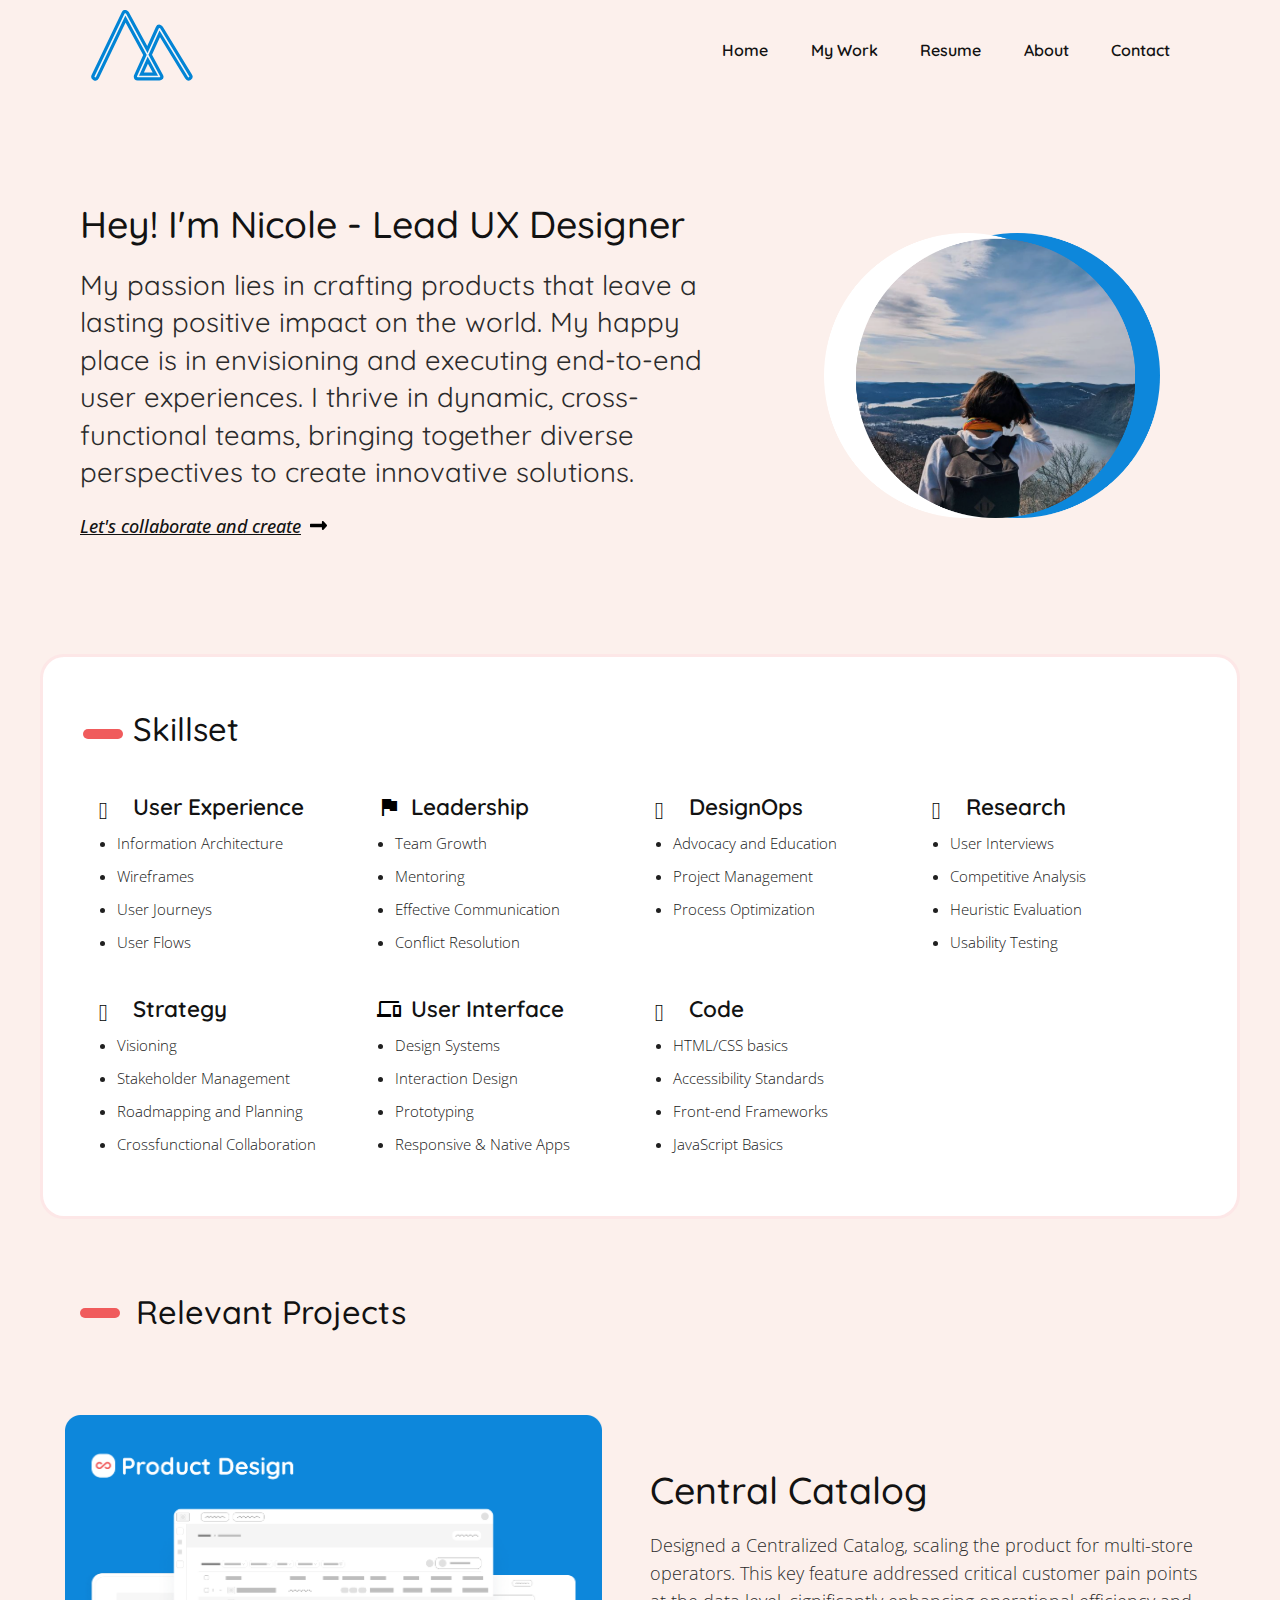
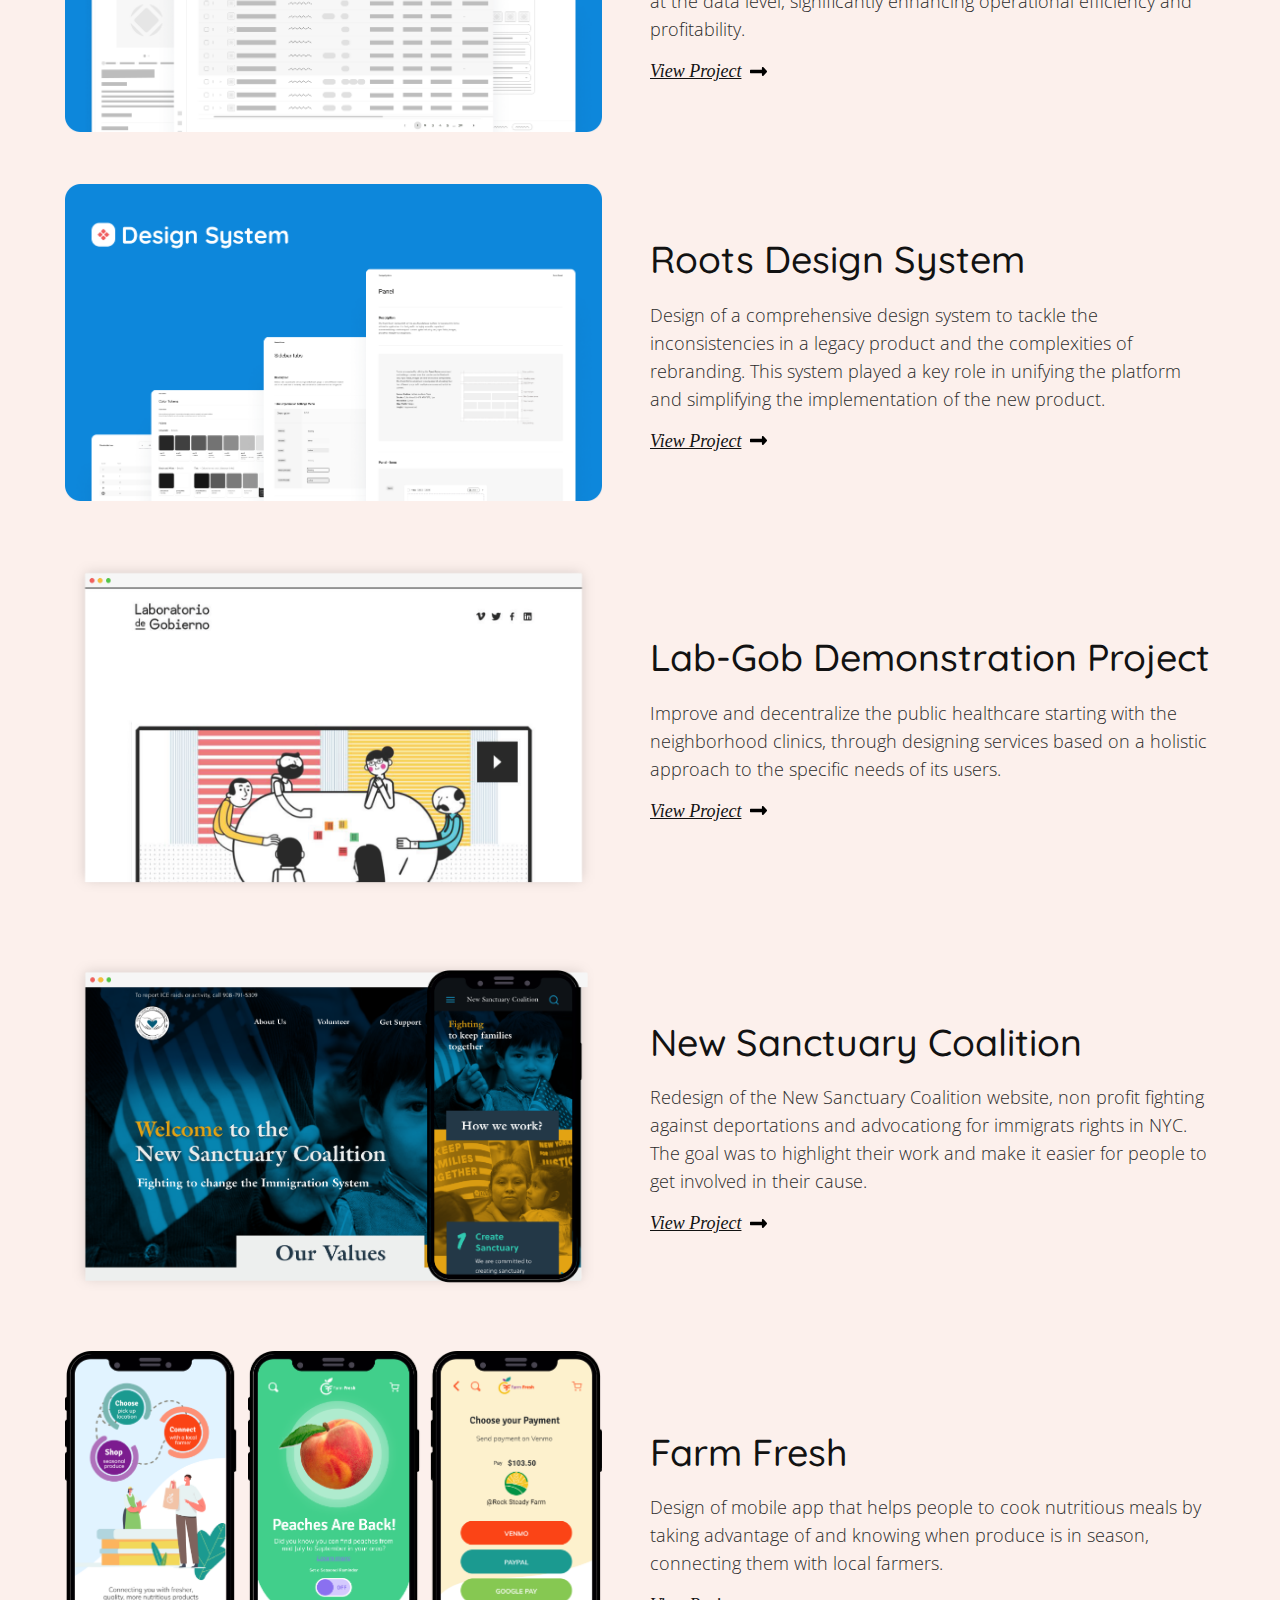
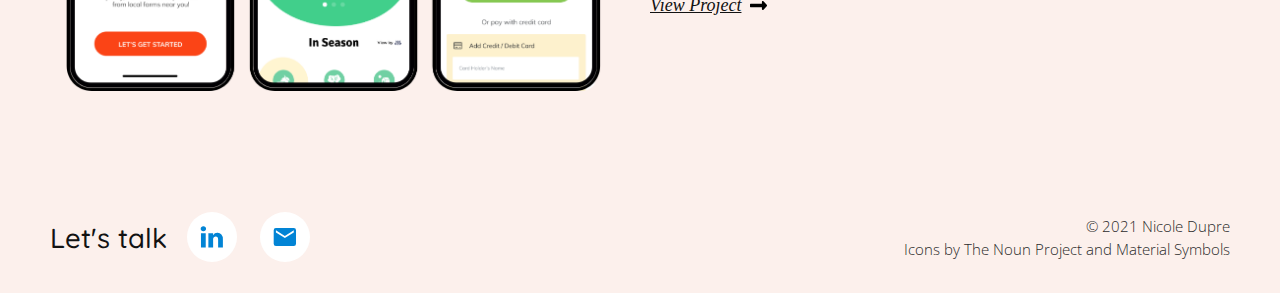
<file: index.html>
<!DOCTYPE html>
<html lang="en">
<head>
    <meta charset="UTF-8">
    <meta http-equiv="X-UA-Compatible" content="IE=edge">
    <meta name="viewport" content="width=device-width, initial-scale=1.0">
    <link rel="stylesheet" href="CSS/style.css">
    <link rel="preconnect" href="https://fonts.googleapis.com">
    <link rel="preconnect" href="https://fonts.gstatic.com" crossorigin>
    <link href="https://fonts.googleapis.com/css2?family=Open+Sans:ital,wght@0,300;0,400;0,600;1,300;1,400;1,600&display=swap" rel="stylesheet">
    <link rel="preconnect" href="https://fonts.googleapis.com">
    <link rel="preconnect" href="https://fonts.gstatic.com" crossorigin>
    <link href="https://fonts.googleapis.com/css2?family=Quicksand:wght@300;400;500;600;700&display=swap" rel="stylesheet"> 
    <link href="https://fonts.googleapis.com/icon?family=Material+Icons" rel="stylesheet"> 
    <title>Nicole Dupre UX Portfolio</title>
</head>
<body>
    <header class="wrapper" id="menu">
        <div class="logo">
            <a href="./">
            <img alt="logo" src="./images/logo.svg"></a>
        </div>
        <nav class="nav"> 
            <div class="nav-icon4">
                <span></span>
                <span></span>
                <span></span>
            </div>
            <ul>
                <li><a href="./">Home</a></li>
                <li><a href="./mywork.html">My Work</a></li>
                <li><a href="./Nicole Dupre - Resume.pdf" target="_blank">Resume</a></li>
                <li><a href="./about.html">About</a></li>
                <li><a href="mailto:nicole.dupre@gmail.com">Contact</a></li>
            </ul>
        </nav>
    </header>
    <div class="container-mobile">
        <ul>
            <li><a href="./">Home</a></li>
            <li><a href="./Nicole Dupre - Resume.pdf" target="_blank">Resume</a></li>
            <li><a href="./about.html">About</a></li>
            <li><a href="mailto:nicole.dupre@gmail.com">Contact</a></li>
        </ul>
    </div>
    <main class="wrapper">
        <section class="hero">
            <div class="hero-text">
                <div class="title">
                    <h2>Hey! I'm Nicole - Lead UX Designer </h2>
                </div>
                <h4 class="intro">My passion lies in crafting products that leave a lasting positive impact on the world. My happy place is in envisioning and executing end-to-end user experiences. I thrive in dynamic, cross-functional teams, bringing together diverse perspectives to create innovative solutions.</h4> 
                <p class="category"><a class="arrow" href="mailto:nicole.dupre@gmail.com"> Let's collaborate and create</a> </p>  
            </div>
            <figure class="hero-image">
                <img src="./images/hero.png">
            </figure>
        </section>

        <section class="my-skills">
            <div class="title">
                <div class="division">
                    <div class="line"></div>
                    <h3 class="section-title">Skillset</h3>
                </div>
            </div>

            <div class="skill-flexy">
                <div class="skill">
                    <div class="title-skill">
                        <span class="material-icons">&#xe97a;</span>
                        <h5>User Experience</h5>
                    </div>
                    <ul>
                        <li>Information Architecture</li>
                        <li>Wireframes </li>
                        <li>User Journeys </li>
                        <li>User Flows</li>
                    </ul>
                </div>

                <div class="skill">
                    <div class="title-skill">
                        <span class="material-icons">&#xe153;</span>
                        <h5>Leadership</h5>
                    </div>
                    <ul>
                        <li>Team Growth</li>
                        <li>Mentoring</li>
                        <li>Effective Communication </li>
                        <li>Conflict Resolution </li>
                    </ul>
                </div>

                <div class="skill">
                    <div class="title-skill">
                        <span class="material-icons">&#xf05e;</span>
                        <h5>DesignOps</h5>
                    </div>
                    <ul>
                        <li>Advocacy and Education</li>
                        <li>Project Management</li>
                        <li>Process Optimization</li>
                    </ul>
                </div>

                <div class="skill">
                    <div class="title-skill">
                        <span class="material-icons">&#xf106;</span>
                        <h5>Research</h5>
                    </div>
                    <ul>
                        <li>User Interviews</li>
                        <li>Competitive Analysis </li>
                        <li>Heuristic Evaluation </li>
                        <li>Usability Testing</li>
                    </ul>
                </div>

                <div class="skill">
                    <div class="title-skill">
                        <span class="material-icons">&#xeba5;</span>
                        <h5>Strategy</h5>
                    </div>
                    <ul>
                        <li>Visioning</li>
                        <li>Stakeholder Management</li>
                        <li>Roadmapping and Planning </li>
                        <li>Crossfunctional Collaboration</li>
                    </ul>
                </div>

                <div class="skill">
                    <div class="title-skill">
                        <span class="material-icons">&#xe1b1;</span>
                        <h5>User Interface</h5>
                    </div>
                    <ul>
                        <li>Design Systems</li>
                        <li>Interaction Design </li>
                        <li>Prototyping </li>
                        <li>Responsive & Native Apps </li>
                    </ul>
                </div>

                <div class="skill">
                    <div class="title-skill">
                        <span class="material-icons">&#xeb8e;</span>
                        <h5>Code</h5>
                    </div>
                    <ul>
                        <li>HTML/CSS basics</li>
                        <li>Accessibility Standards</li>
                        <li>Front-end Frameworks</li>
                        <li>JavaScript Basics</li>
                    </ul>
                </div>
            </div>
        </section>

        <section class="projects">
            <div class="title">
                <div class="division">
                    <div class="line"></div>    
                </div>
                <h3 class="section-title">Relevant Projects</h3> 
            </div>
            
            <div class="project">
                <figure class="project-img">
                    <img src="./images/Thmb-Catalog.png" alt="desktop and mobile view of the homepage"/>
                </figure>
                <div  class="project-text">
                    <h2>Central Catalog</h2>
                    <p> Designed a Centralized Catalog, scaling the product for multi-store operators. This key feature addressed critical customer pain points at the data level, significantly enhancing operational efficiency and profitability.</p>
                    <a class="arrow" href="./Central Catalog Case Study.pdf">View Project<span class="arrow-right"></span></a>
                </div>
            </div>

            <div class="project">
                <figure class="project-img">
                    <img src="./images/Thmb-Roots.png" alt="thumbnail with examples of component documentation"/>
                </figure>
                <div  class="project-text">
                    <h2>Roots Design System</h2>
                    <p> Design of a comprehensive design system to tackle the inconsistencies in a legacy product and the complexities of rebranding. This system played a key role in unifying the platform and simplifying the implementation of the new product.</p>
                    <a class="arrow" href="./Roots Design System - Case study.pdf">View Project <span class="arrow-right"></span></a>
                </div>
            </div>

            <div class="project">
                <figure class="project-img">
                    <img src="./images/Lab-thumbnail.png" alt="desktop and mobile view of the homepage"/>
                </figure>
                <div  class="project-text">
                    <h2>Lab-Gob Demonstration Project</h2>
                    <p> Improve and decentralize the public healthcare starting with the neighborhood clinics, through designing services based on a holistic approach to the specific needs of its users.</p>
                    <a class="arrow" href="https://drive.google.com/file/d/0B3gbop772UVdaWxTb04xUXZESW8/view?usp=sharing&resourcekey=0-pAzQlhzQSDeXuGlJJ2jAWg">View Project <span class="arrow-right"></span></a>
                </div>
            </div>

            <div class="project">
                <figure class="project-img">
                    <img src="./images/NewSanctuary-home.png" alt="desktop and mobile view of the homepage"/>
                </figure>
                <div  class="project-text">
                    <h2>New Sanctuary Coalition</h2>
                    <p> Redesign of the  New Sanctuary Coalition website, non profit fighting against deportations and advocationg for immigrats rights in NYC. The goal was to highlight their work and make it easier for people to get involved in their cause.</p>
                    <a class="arrow" href="./mywork-project-NewSanctuaryCoalition.html">View Project <span class="arrow-right"></span></a>
                </div>
            </div>

            <div class="project">
                <figure class="project-img">
                    <img src="./images/FF-thumbnail.png" alt="desktop and mobile view of the homepage"/>
                </figure>
                <div  class="project-text">
                    <h2>Farm Fresh</h2>
                    <p> Design of mobile app that helps people to cook nutritious meals by taking advantage of and knowing when produce is in season, connecting them with local farmers.</p>
                    <a class="arrow" href="./farm-fresh.html">View Project <span class="arrow-right"></span></a>
                </div>
            </div>

        </section>
    </main>

    <!-- Start Footer -->
    <footer>
        <div class="wrapper">
            <div class="footer-connect">
                <h4>Let's talk</h4>
                <ul class="social">
                    <li>
                        <a class="footer-linkedin" href="https://www.linkedin.com/in/ndupre/"></a>
                    </li>
                    <li>
                        <a class="footer-email" href="mailto:nicole.dupre@gmail.com"></a> 
                    </li>
                </ul>
            </div>
            <div class="brand">
                <p>© 2021 Nicole Dupre <br>Icons by The Noun Project and Material Symbols</p>   
            </div>
        </div>
    </footer>
    <!-- End Footer -->

    <script src="https://code.jquery.com/jquery-3.6.0.js"
  integrity="sha256-H+K7U5CnXl1h5ywQfKtSj8PCmoN9aaq30gDh27Xc0jk="
  crossorigin="anonymous"></script>
  <script src="./index.js"></script>

</body>
</html>
</file>
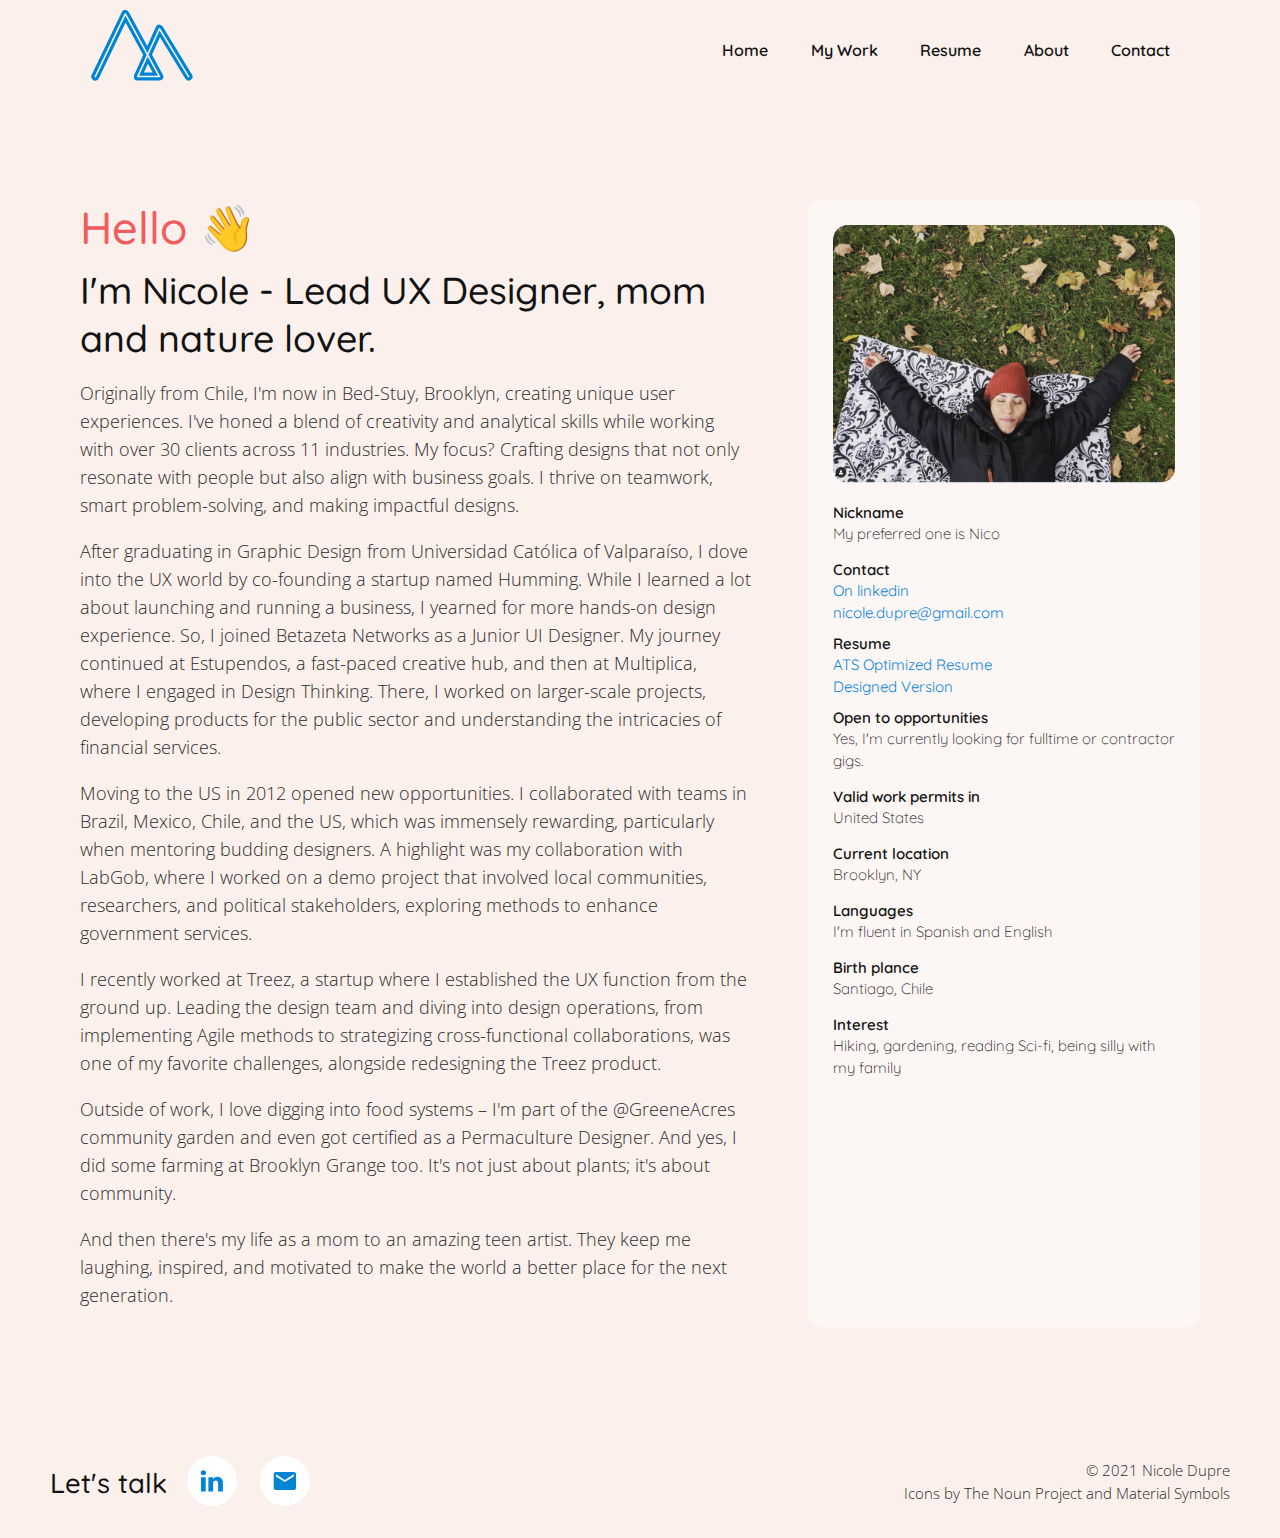
<file: about.html>
<!DOCTYPE html>
<html lang="en">
<head>
    <meta charset="UTF-8">
    <meta http-equiv="X-UA-Compatible" content="IE=edge">
    <meta name="viewport" content="width=device-width, initial-scale=1.0">
    <link rel="stylesheet" href="CSS/style.css">
    <link rel="preconnect" href="https://fonts.googleapis.com">
    <link rel="preconnect" href="https://fonts.gstatic.com" crossorigin>
    <link href="https://fonts.googleapis.com/css2?family=Open+Sans:ital,wght@0,300;0,400;0,600;1,300;1,400;1,600&display=swap" rel="stylesheet">
    <link rel="preconnect" href="https://fonts.googleapis.com">
    <link rel="preconnect" href="https://fonts.gstatic.com" crossorigin>
    <link href="https://fonts.googleapis.com/css2?family=Quicksand:wght@300;400;500;600;700&display=swap" rel="stylesheet">  
    <title>Nicole Dupre UX Portfolio</title>
</head>
<body>
    <header class="wrapper" id="menu">
        <div class="logo">
            <a href="./">
            <img alt="logo" src="./images/logo.svg"></a>
        </div>
        <nav class="nav"> 
            <div class="nav-icon4">
                <span></span>
                <span></span>
                <span></span>
            </div>
            <ul>
                <li><a href="./">Home</a></li>
                <li><a href="./mywork.html">My Work</a></li>
                <li><a href="./Nicole Dupre - Resume.pdf" target="_blank">Resume</a></li>
                <li><a href="./about.html">About</a></li>
                <li><a href="mailto:nicole.dupre@gmail.com">Contact</a></li>
            </ul>
        </nav>
    </header>
    <div class="container-mobile">
        <ul>
            <li><a href="./">Home</a></li>
            <li><a href="./Nicole Dupre - Resume.pdf" target="_blank">Resume</a></li>
            <li><a href="./about.html">About</a></li>
            <li><a href="mailto:nicole.dupre@gmail.com">Contact</a></li>
        </ul>
    </div>
    <main class="wrapper">
        <section class="hero hero-abouty">
            <div class="hero-text">
                <div class="title">
                    <h1>Hello &#x1F44B</h1>
                </div>
                <br>
                <h2>I'm Nicole - Lead UX Designer, mom and nature lover. </h2>
                <p> Originally from Chile, I'm now in Bed-Stuy, Brooklyn, creating unique user experiences. I've honed a blend of creativity and analytical skills while working with over 30 clients across 11 industries. My focus? Crafting designs that not only resonate with people but also align with business goals. I thrive on teamwork, smart problem-solving, and making impactful designs.</p>
                <p> After graduating in Graphic Design from Universidad Católica of Valparaíso, I dove into the UX world by co-founding a startup named Humming. While I learned a lot about launching and running a business, I yearned for more hands-on design experience. So, I joined Betazeta Networks as a Junior UI Designer. My journey continued at Estupendos, a fast-paced creative hub, and then at Multiplica, where I engaged in Design Thinking. There, I worked on larger-scale projects, developing products for the public sector and understanding the intricacies of financial services.</p>
                <p> Moving to the US in 2012 opened new opportunities. I collaborated with teams in Brazil, Mexico, Chile, and the US, which was immensely rewarding, particularly when mentoring budding designers. A highlight was my collaboration with LabGob, where I worked on a demo project that involved local communities, researchers, and political stakeholders, exploring methods to enhance government services.</p>
                <p>I recently worked at Treez, a startup where I established the UX function from the ground up. Leading the design team and diving into design operations, from implementing Agile methods to strategizing cross-functional collaborations, was one of my favorite challenges, alongside redesigning the Treez product.</p>
                <p> Outside of work, I love digging into food systems – I'm part of the @GreeneAcres community garden and even got certified as a Permaculture Designer. And yes, I did some farming at Brooklyn Grange too. It's not just about plants; it's about community.</p>
                <p>And then there's my life as a mom to an amazing teen artist. They keep me laughing, inspired, and motivated to make the world a better place for the next generation.</p>
            </div>
            <div class="side-list">
                <figure class="image">
                    <img src="./images/about.png">
                </figure>
               
                <p class="strong">Nickname</p>
                <p>My preferred one is Nico</p>
                <p class="strong">Contact</p>
                <span><a class="social-linkedin" href="https://www.linkedin.com/in/ndupre/">On linkedin</a> </span>
                <br>
                <span><a class="social-mail" href="mailto:nicole.dupre@gmail.com"> nicole.dupre@gmail.com</a> </span>
                <p class="strong">Resume</p>
                <span><a class="social-linkedin" href="Resume - Nicole Dupre.HR.pdf">ATS Optimized Resume</a></span>
                <br>
                <span><a class="social-linkedin" href="Nicole Dupre - Resume.pdf"> Designed Version</a></span>
                <p class="strong">Open to opportunities</p>
                <p>Yes, I'm currently looking for fulltime or contractor gigs.</p>
                <p class="strong">Valid work permits in</p>
                <p>United States</p>
                <p class="strong">Current location</p>
                <p>Brooklyn, NY</p>
                <p class="strong">Languages</p>
                <p>I'm fluent in Spanish and English</p>
                <p class="strong">Birth plance</p>
                <p>Santiago, Chile </p>
                <p class="strong">Interest</p>
                <p>Hiking, gardening, reading Sci-fi, being silly with my family </p>
            </div>
        </section>
    </main>

    <!-- Start Footer -->
    <footer>
        <div class="wrapper">
            <div class="footer-connect">
                <h4>Let's talk</h4>
                <ul class="social">
                    <li>
                        <a class="footer-linkedin" href="https://www.linkedin.com/in/ndupre/"></a>
                    </li>
                    <!--<li>
                        <a class="footer-dribbble"></a>
                    </li>-->
                    <li>
                        <a class="footer-email" href="mailto:nicole.dupre@gmail.com"></a>
                    </li>
                </ul>
            </div>
            <div class="brand">
                <p>© 2021 Nicole Dupre <br>Icons by The Noun Project and Material Symbols</p>   
            </div>
        </div>
    </footer>
    <!-- End Footer -->

    <script src="https://code.jquery.com/jquery-3.6.0.js"
  integrity="sha256-H+K7U5CnXl1h5ywQfKtSj8PCmoN9aaq30gDh27Xc0jk="
  crossorigin="anonymous"></script>
  <script src="./index.js"></script>

</body>
</html>
</file>
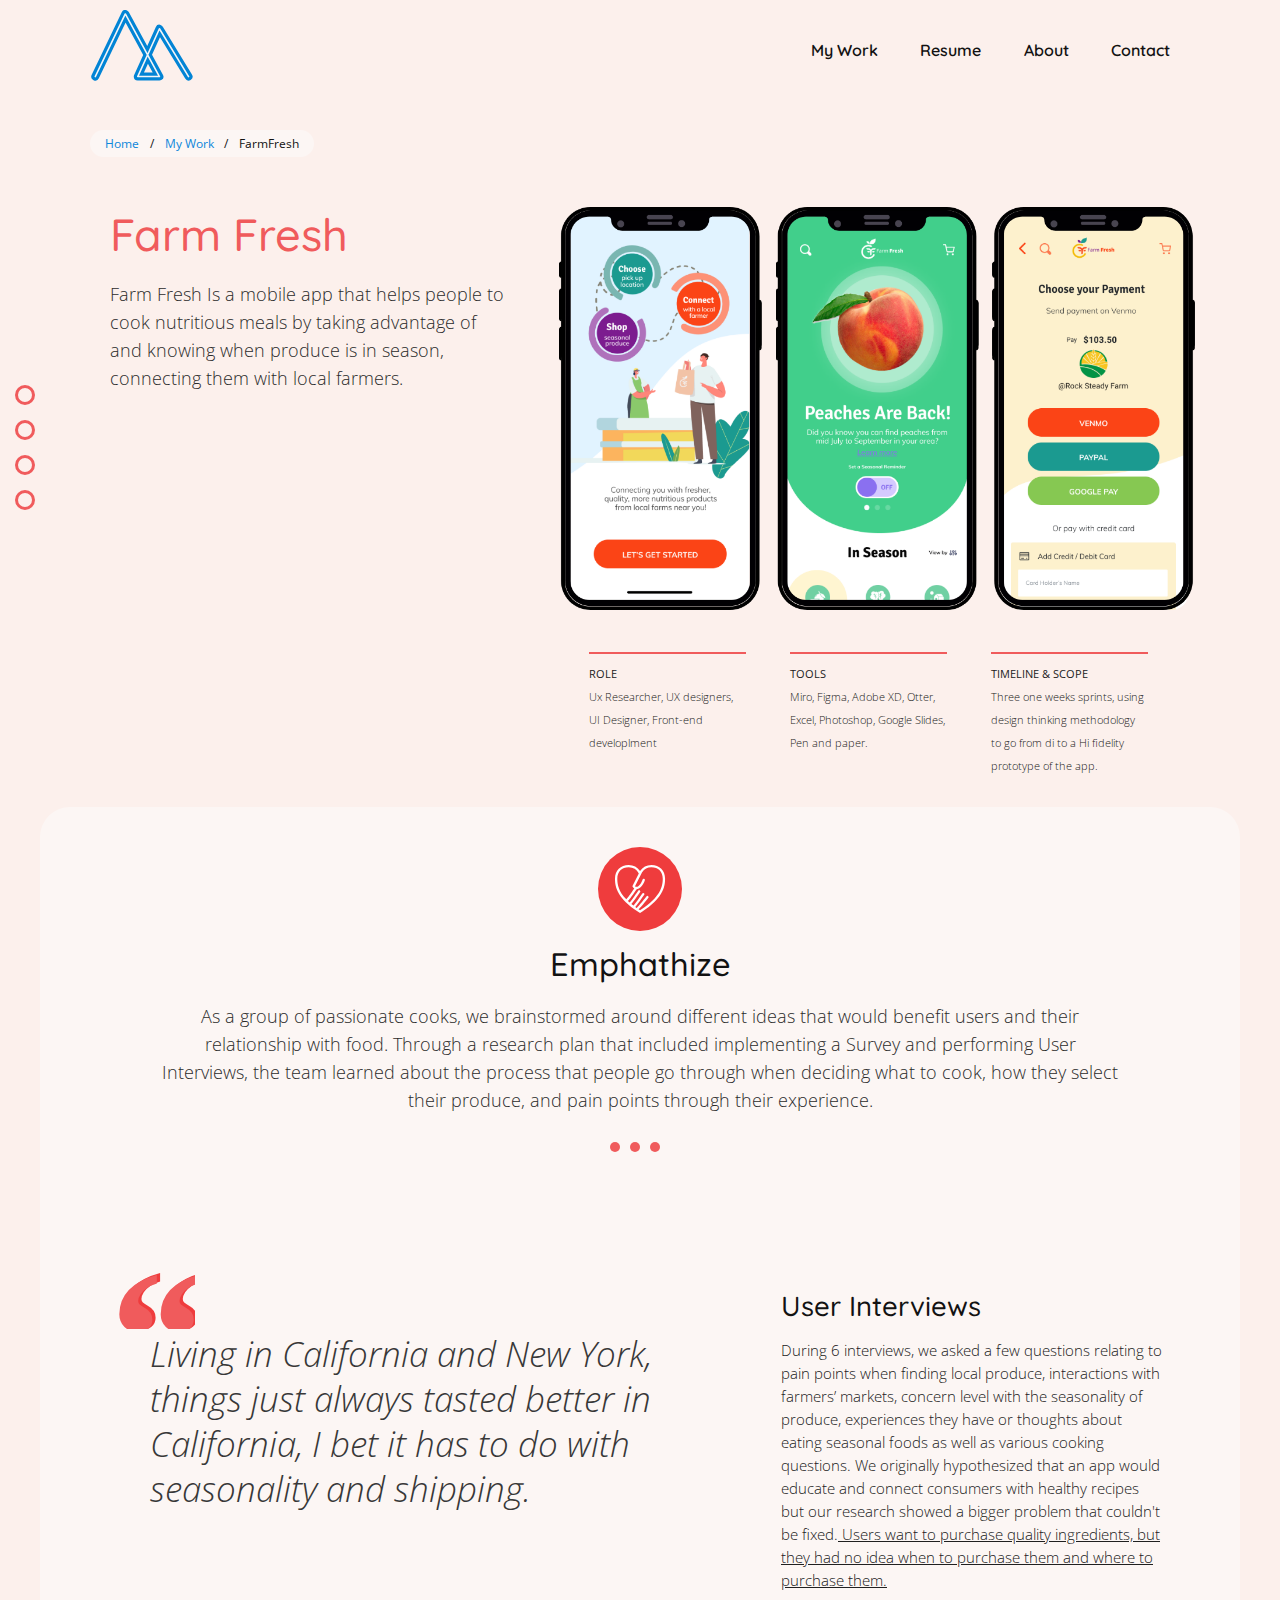
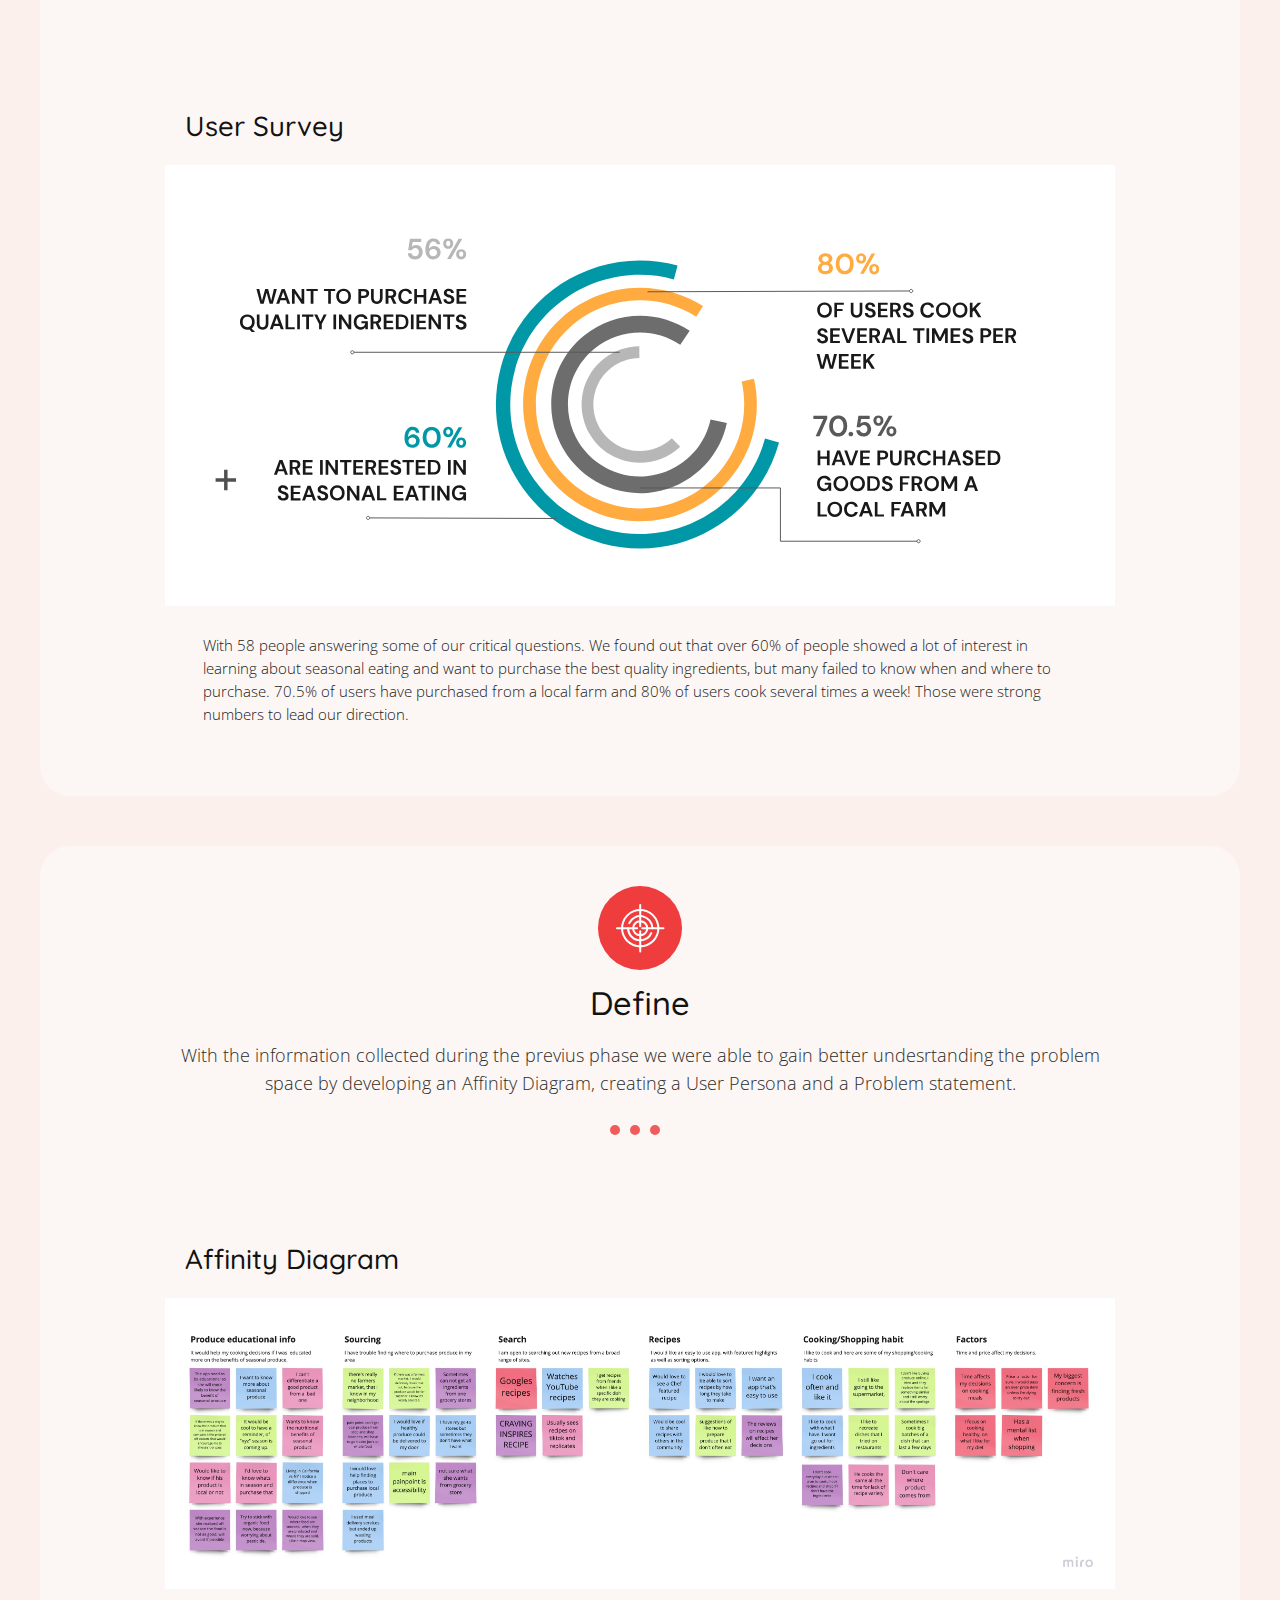
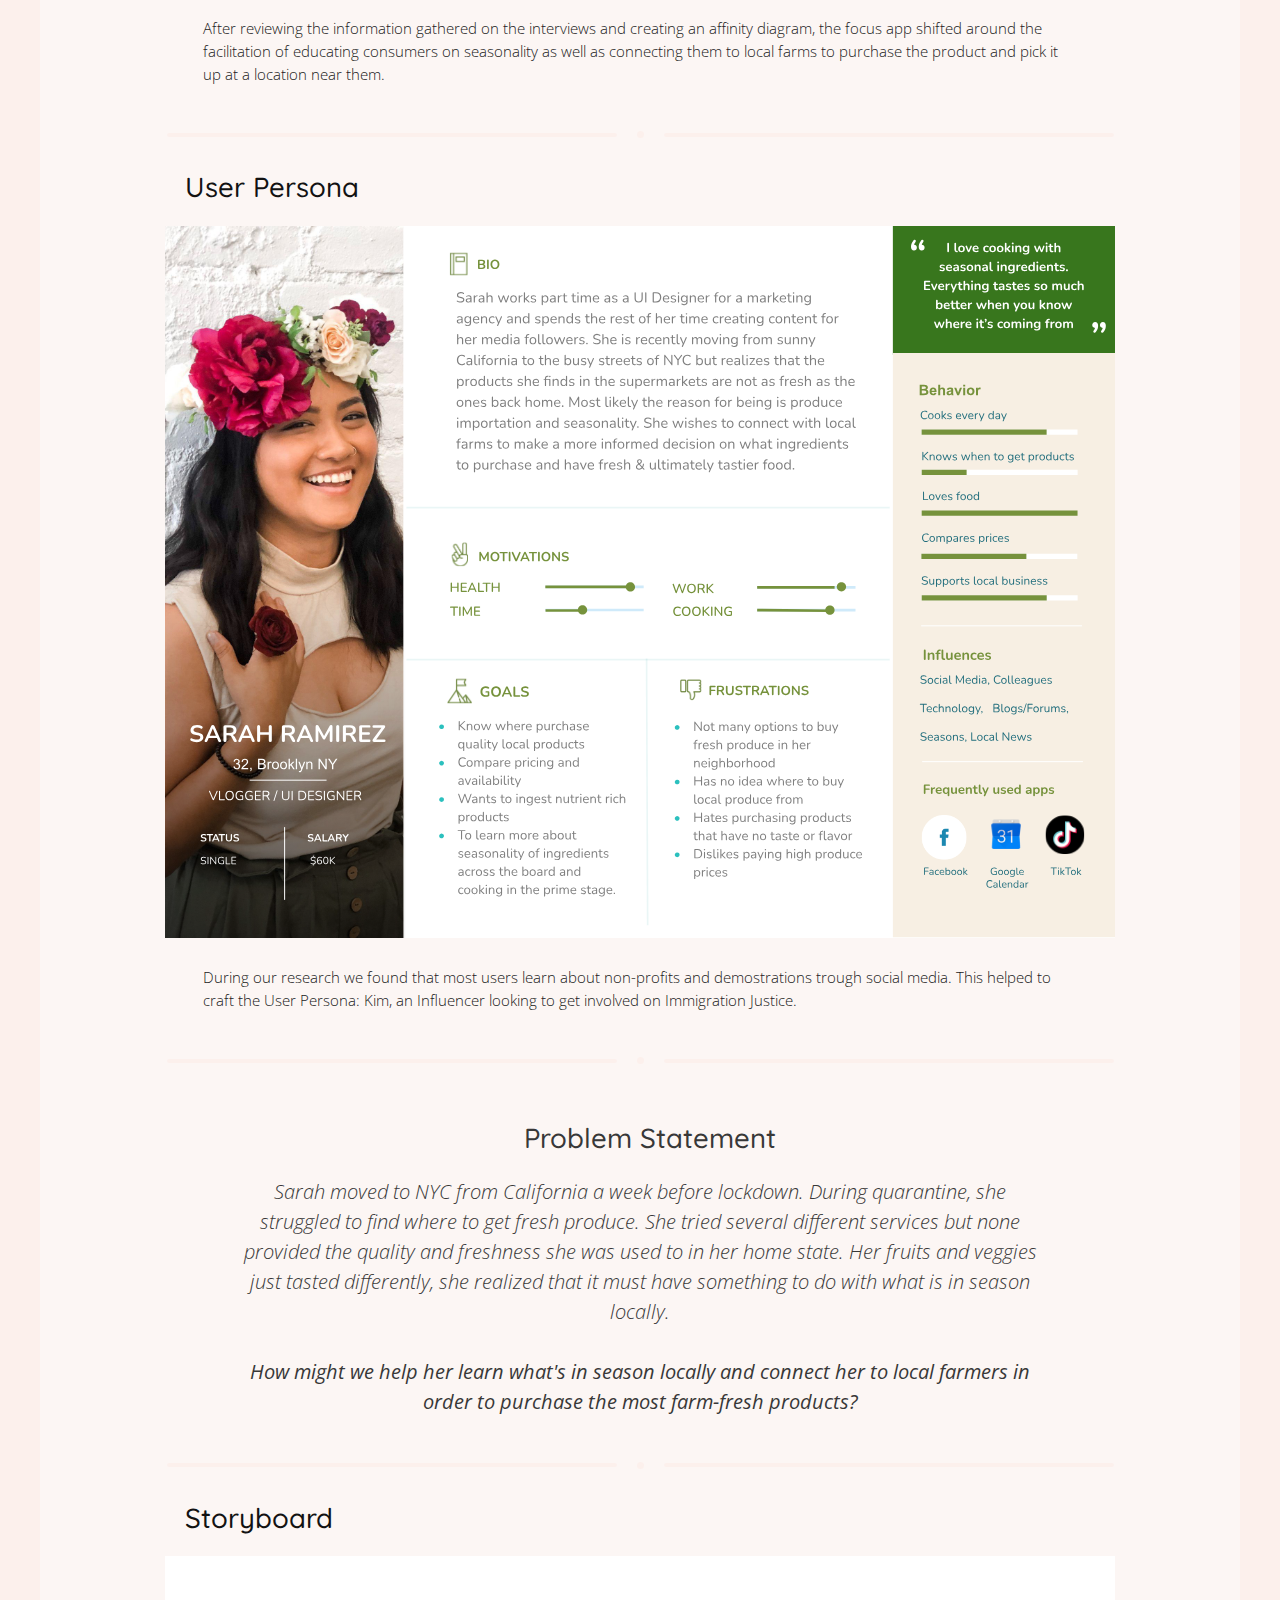
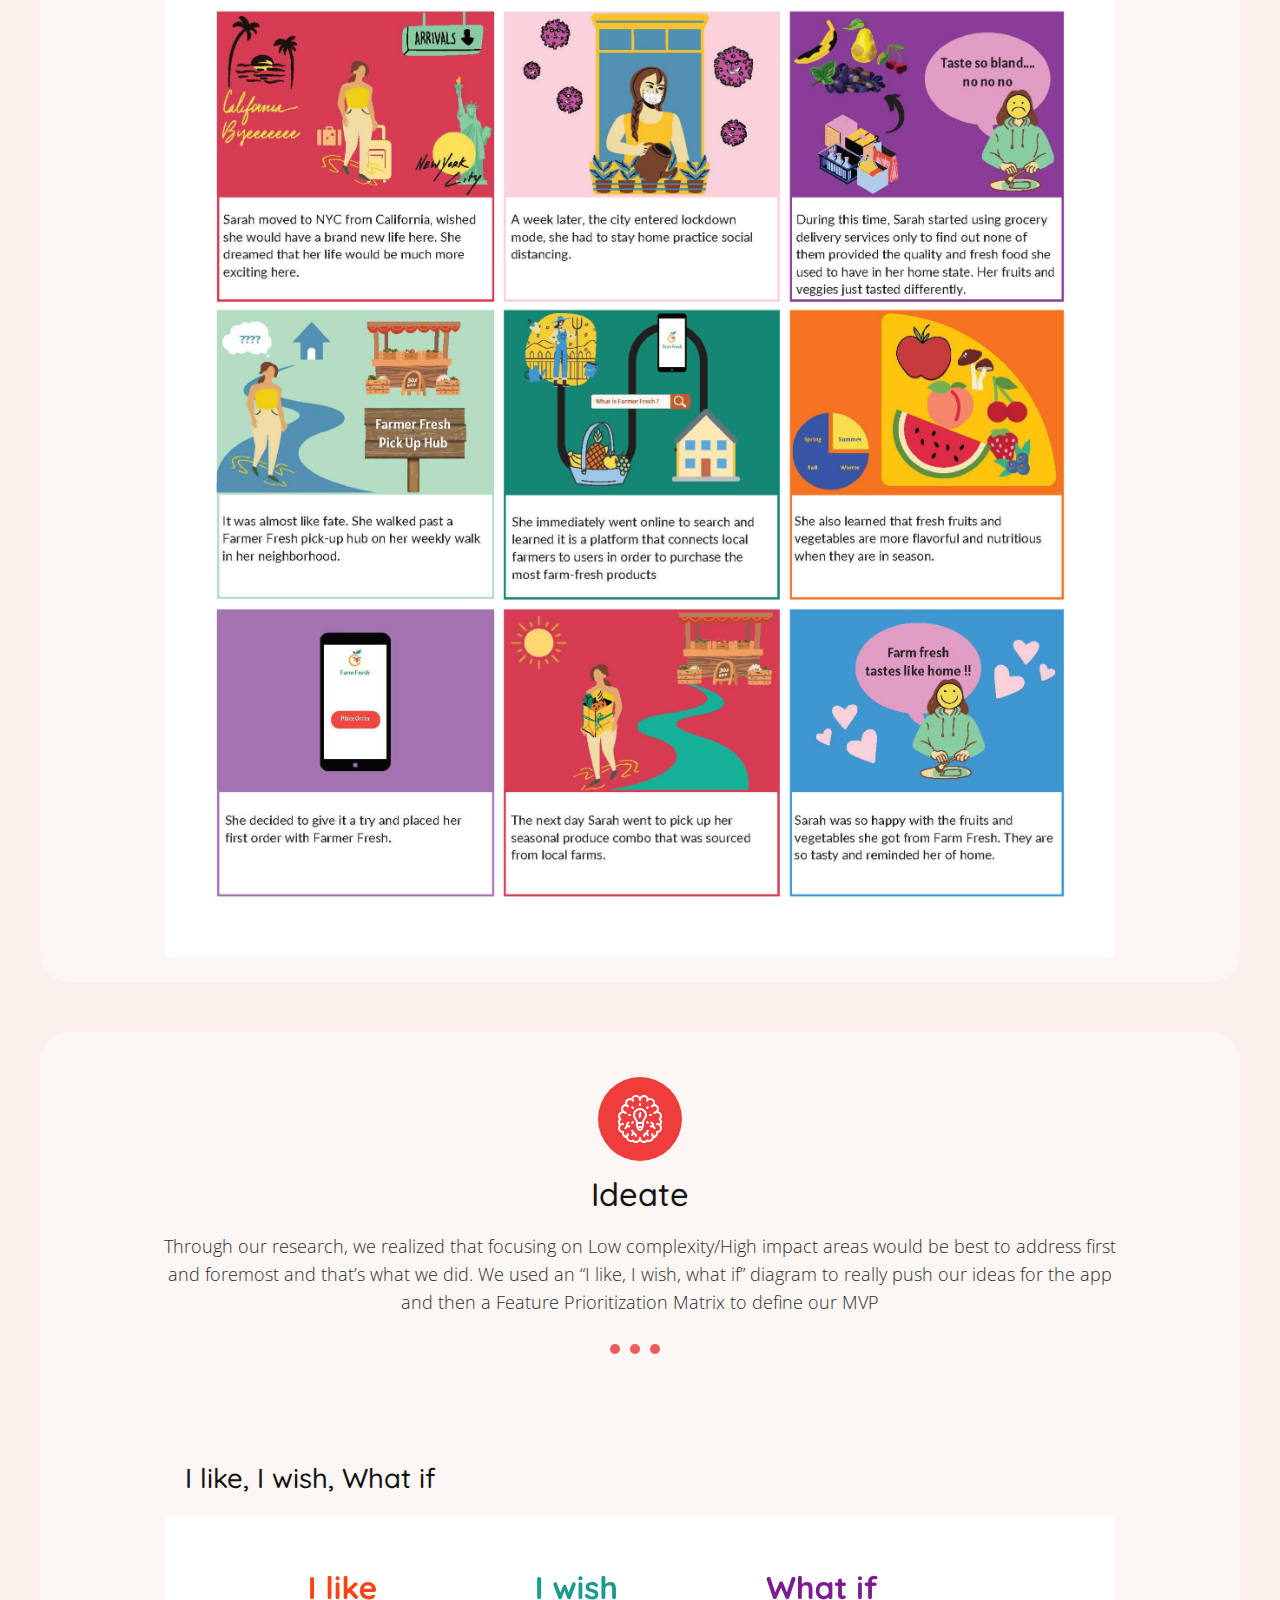
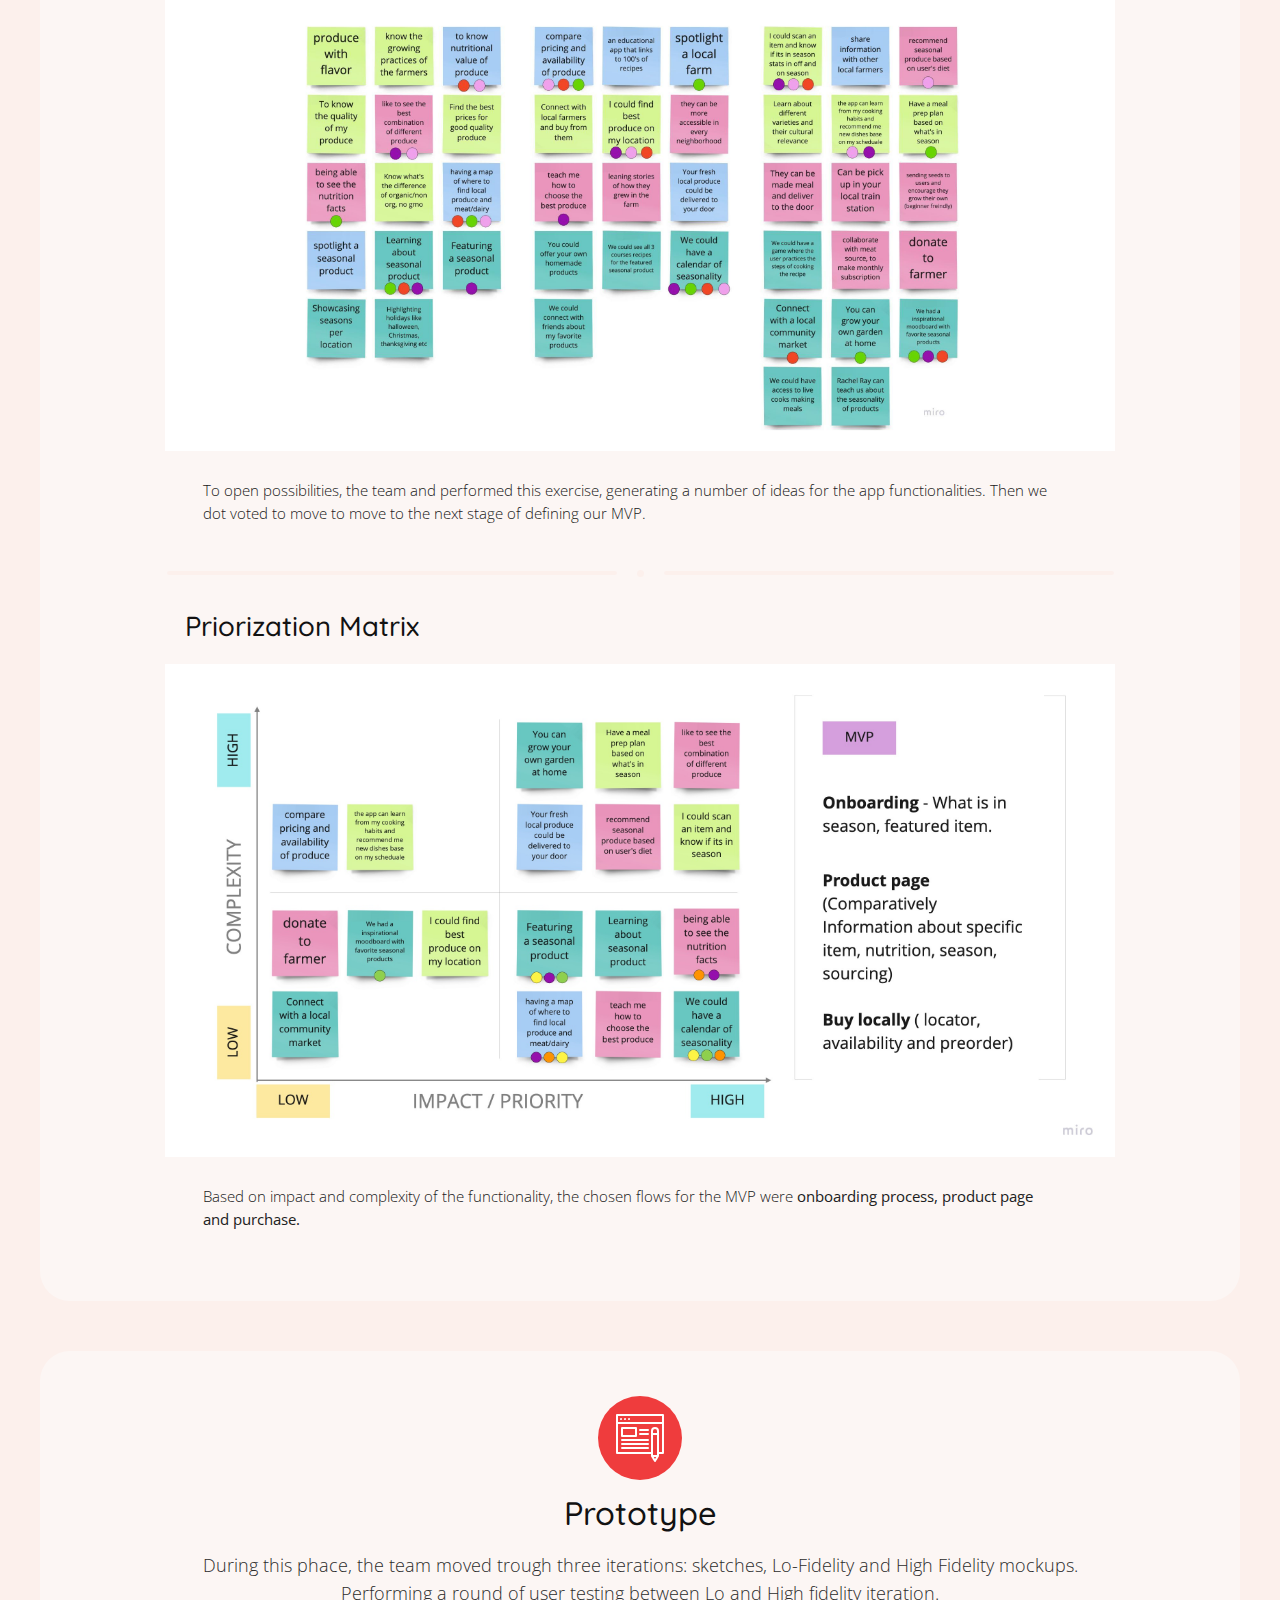
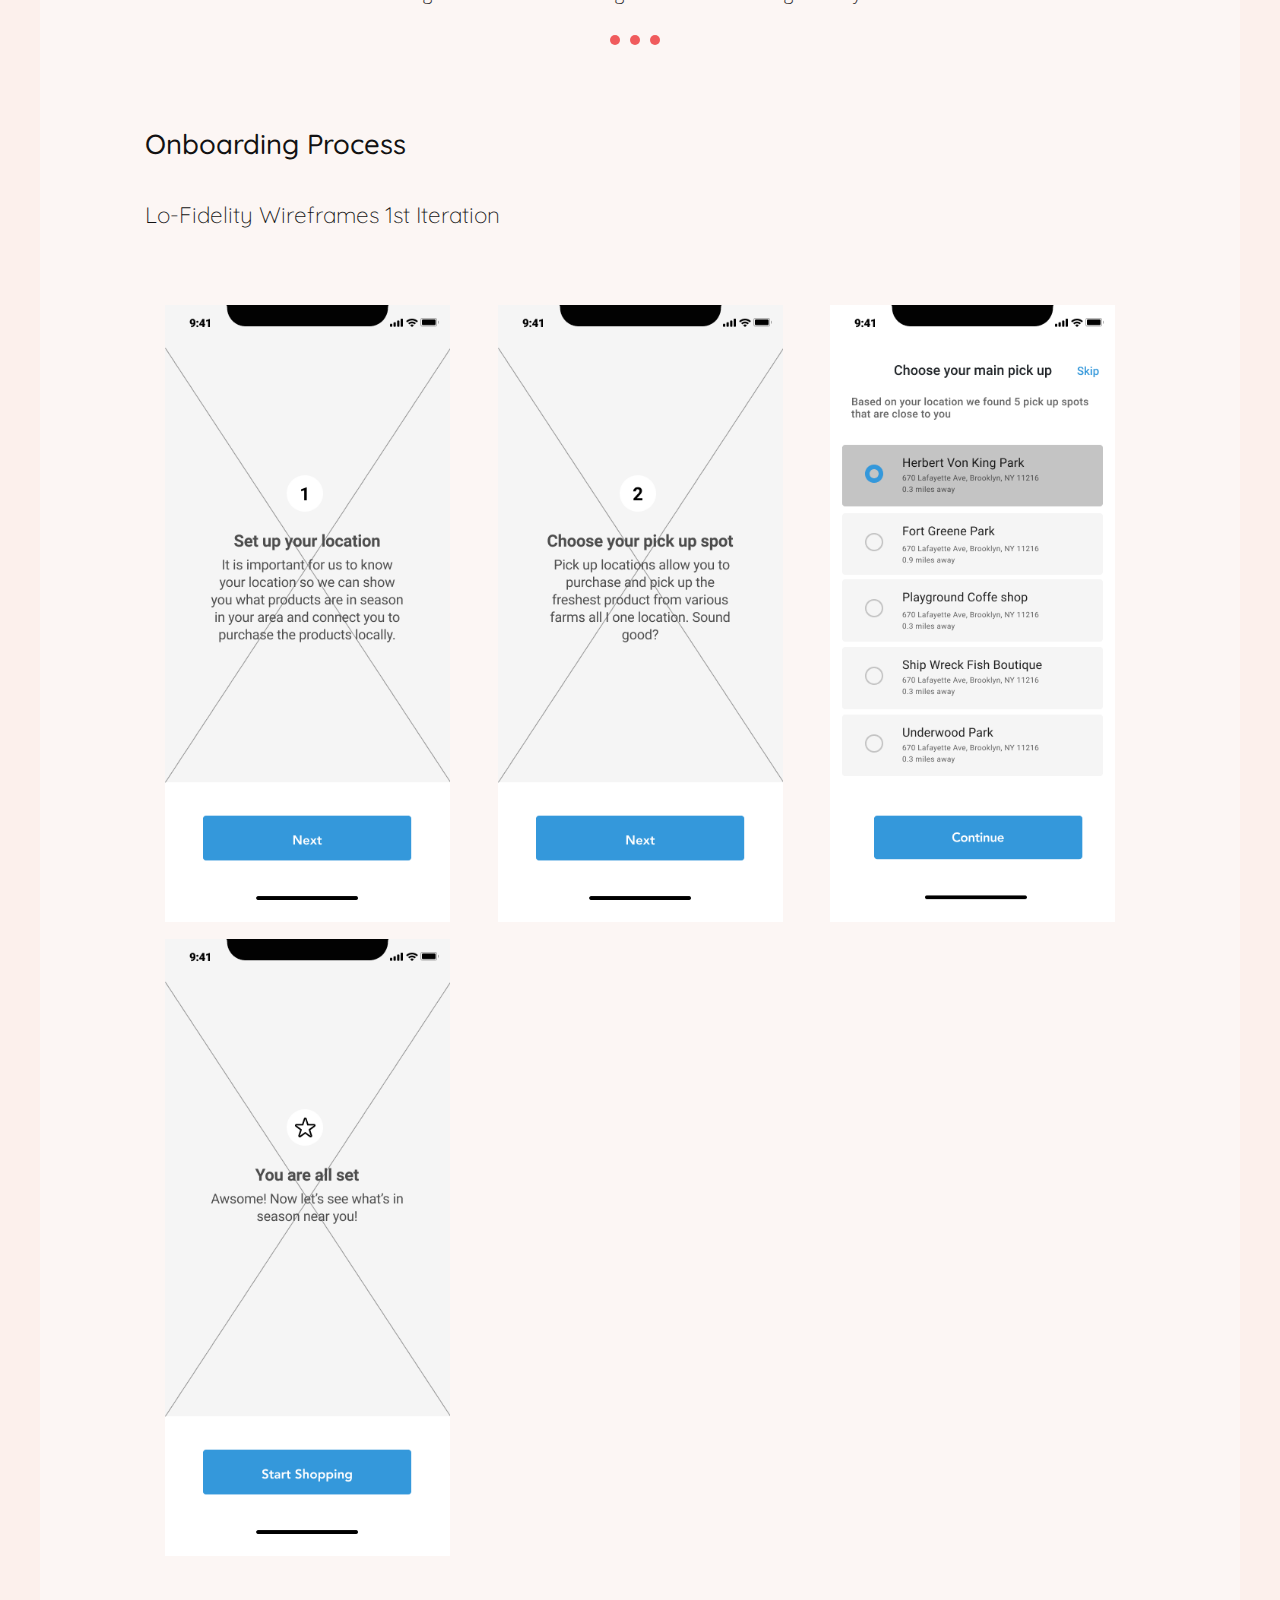
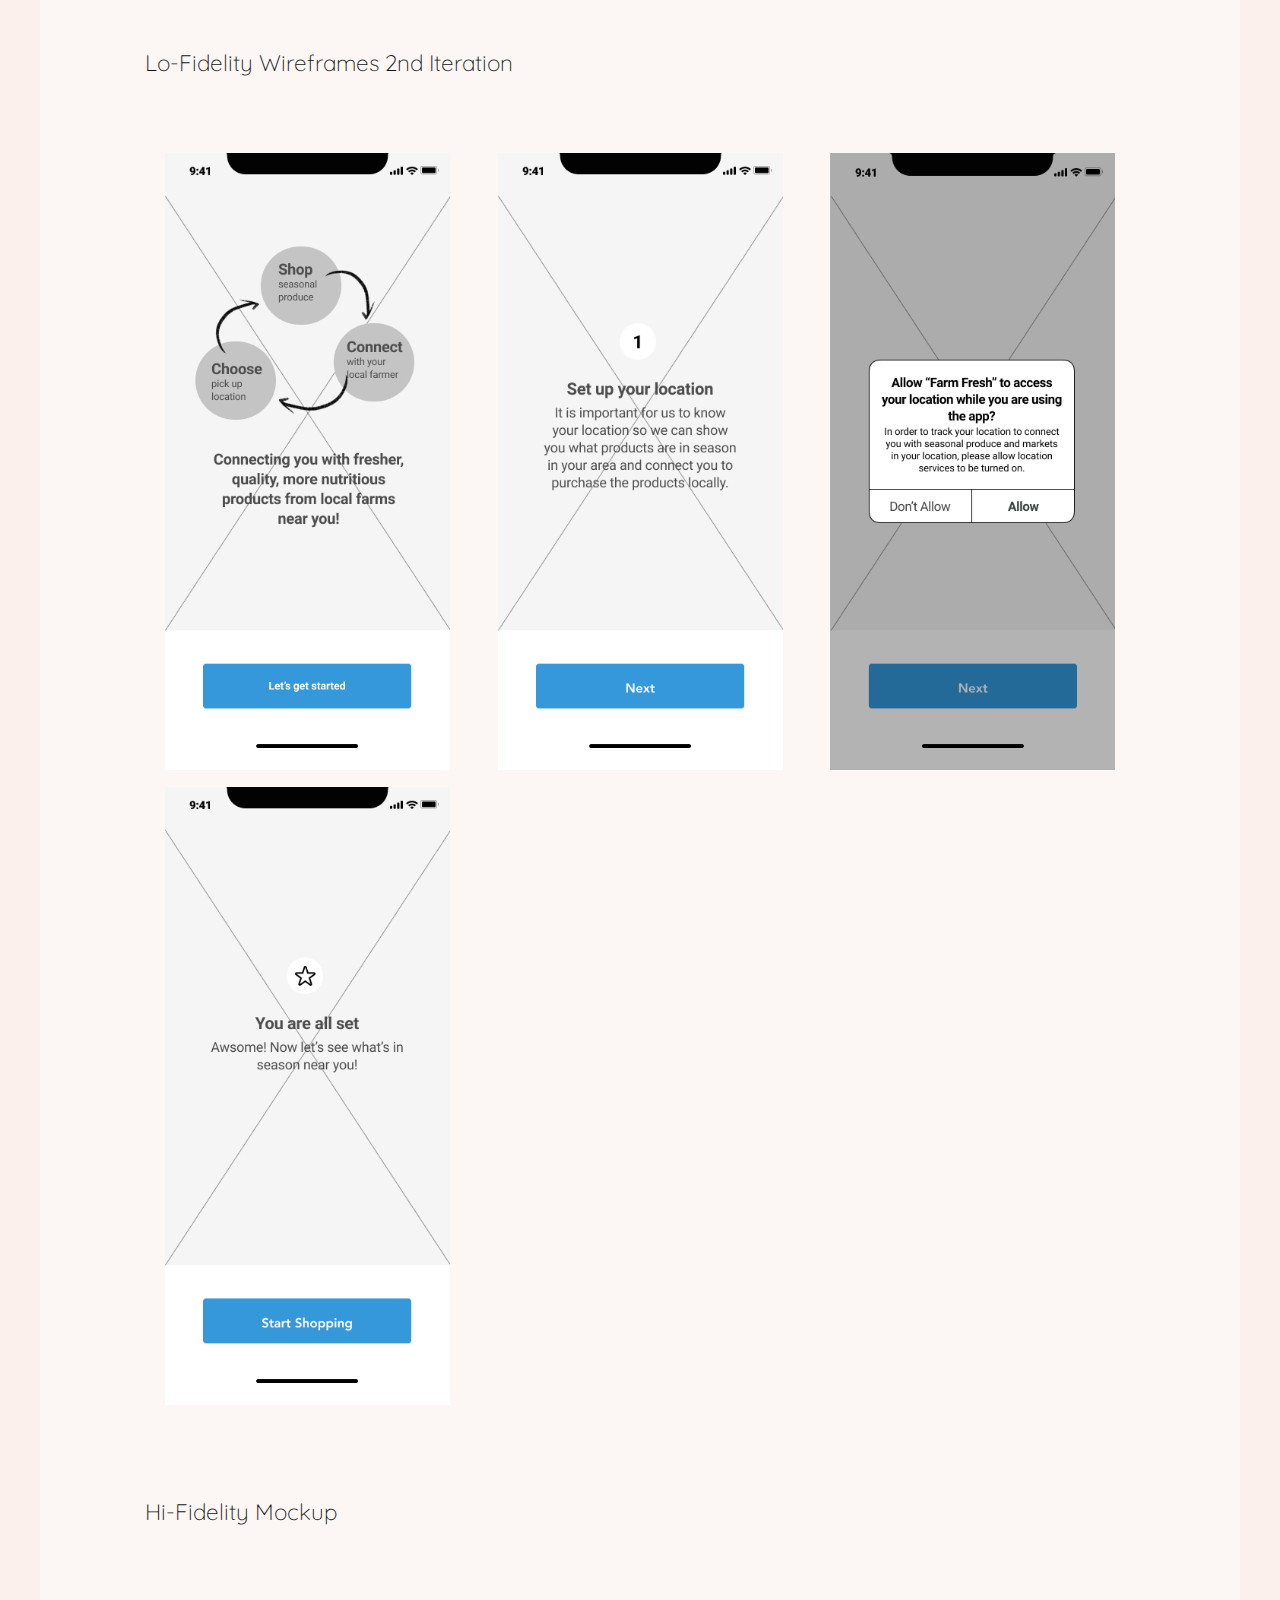
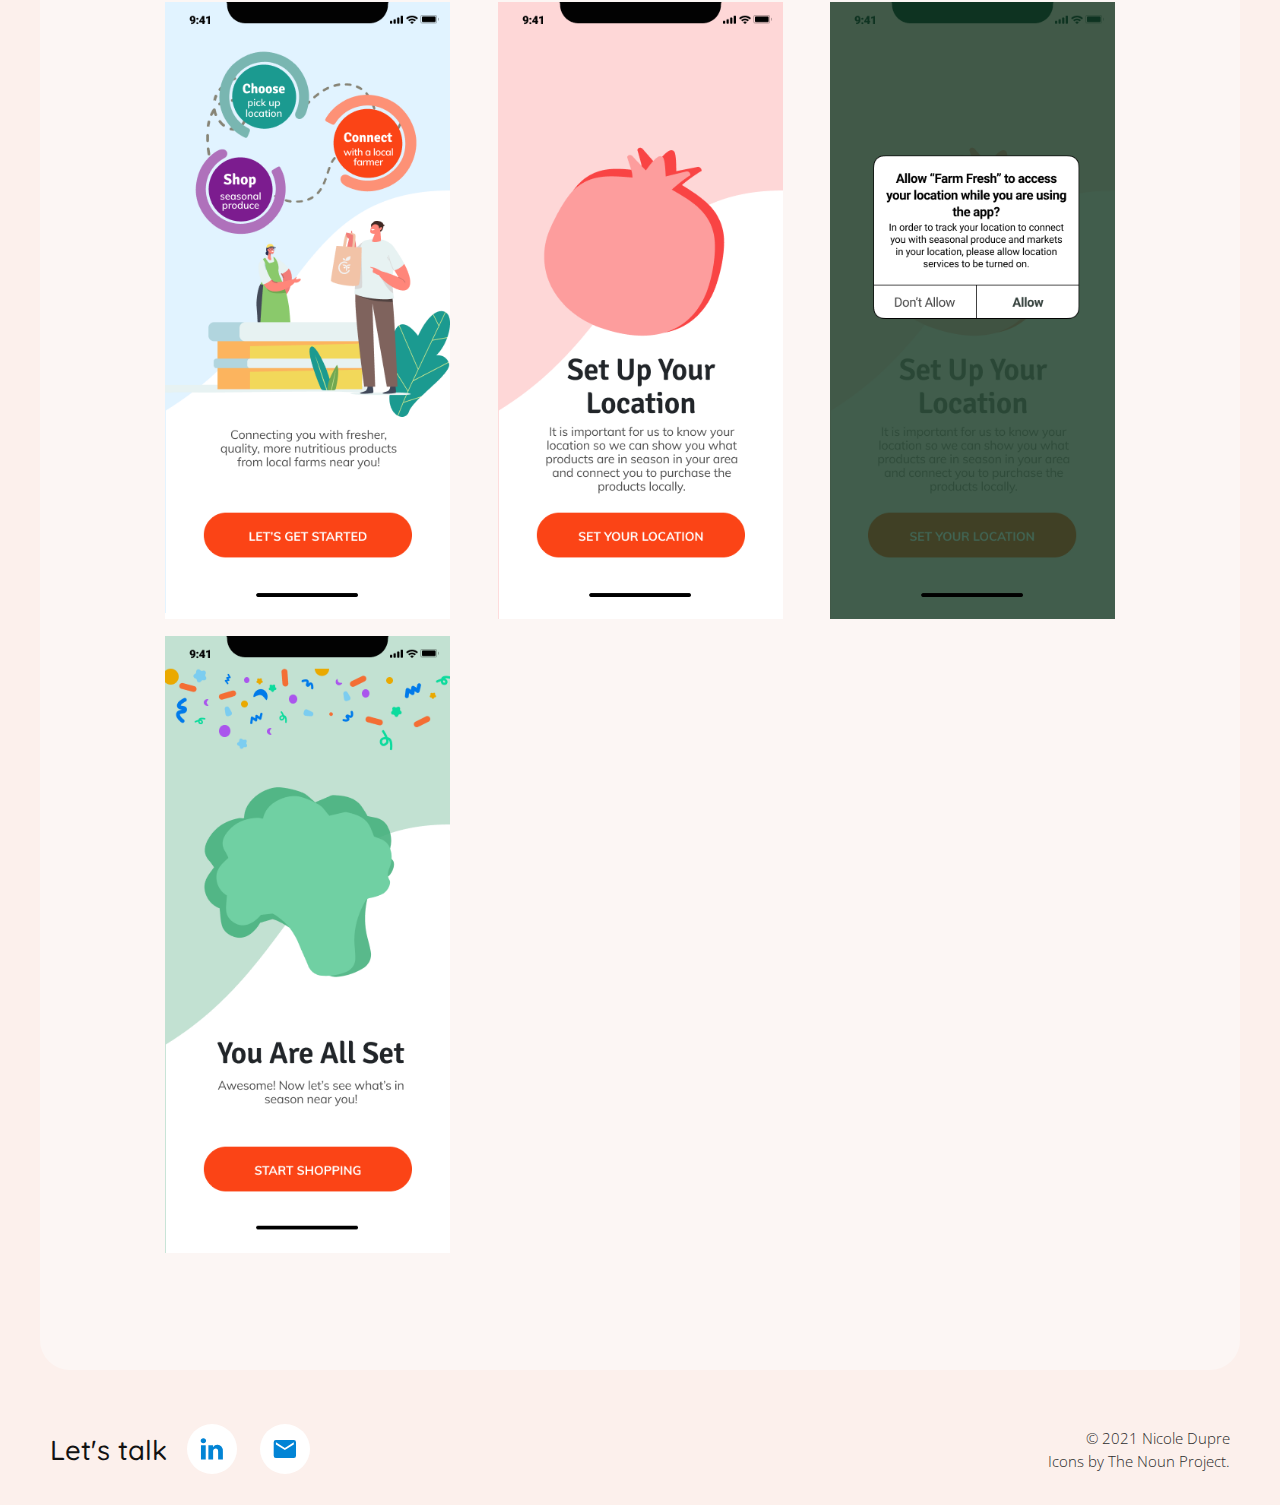
<file: farm-fresh.html>
<!DOCTYPE html>
<html lang="en">
<head>
    <meta charset="UTF-8">
    <meta http-equiv="X-UA-Compatible" content="IE=edge">
    <meta name="viewport" content="width=device-width, initial-scale=1.0">
    <link rel="stylesheet" href="CSS/style.css">
    <link rel="preconnect" href="https://fonts.googleapis.com">
    <link rel="preconnect" href="https://fonts.gstatic.com" crossorigin>
    <link href="https://fonts.googleapis.com/css2?family=Open+Sans:ital,wght@0,300;0,400;0,600;1,300;1,400;1,600&display=swap" rel="stylesheet">
    <link rel="preconnect" href="https://fonts.googleapis.com">
    <link rel="preconnect" href="https://fonts.gstatic.com" crossorigin>
    <link href="https://fonts.googleapis.com/css2?family=Quicksand:wght@300;400;500;600;700&display=swap" rel="stylesheet">  
    <title>Nicole Dupre UX Portfolio</title>
</head>
<body>
    <!-- Start Header -->
    <header class="wrapper" id="menu">
        <div class="logo">
            <a href="./index.html">
            <img alt="logo" src="./images/logo.svg"></a>
        </div>
        <nav class="nav"> 
            <div class="nav-icon4">
                <span></span>
                <span></span>
                <span></span>
            </div>
            <ul>
                <li><a href="./mywork.html">My Work</a></li>
                <li><a href="./resume-nicole-dupre.pdf" target="_blank">Resume</a></li>
                <li><a href="./about.html">About</a></li>
                <li><a href="mailto:nicole.dupre@gmail.com">Contact</a></li>
            </ul>
        </nav>
        </header>
        <div class="container-mobile">
            <ul>
                <li><a href="./mywork.html">My Work</a></li>
                <li><a href="./resume-nicole-dupre.pdf" target="_blank">Resume</a></li>
                <li><a href="./about.html">About</a></li>
                <li><a href="mailto:nicole.dupre@gmail.com">Contact</a></li>
            </ul>
        </div>
        <!-- End Header -->
    </header> 
    <!-- Start inpage nav-->
    <nav class="in-page">
        <ul>
            <li class="anchor-project-empathise"> 
                <a href="#project-empathise" scr="./images/Research.svg">Empathize</a>
            </li>
            <li class="anchor-project-define"> 
                <a href="#project-define" >Define</a>
            </li>
            <li class="anchor-project-ideate"> 
                <a href="#project-ideate">Ideate</a>
            </li>
            <li class="anchor-project-prototyping"> 
                <a href="#project-prototyping">Prototype</a>
            </li>
        </ul>
    </nav>
    <!-- End inpage nav-->  
        
    <main class="wrapper">
        <!-- Start Hero -->
        <div class="breadcrumbs"> 
            <ul class="pagination">
                <li class="home"><a href="./index.html">Home</a></li>
                <li class="home"><a href="./mywork.html">My Work</a></li>
                <li>FarmFresh</li>
            </ul>
        </div>
        <section class="hero project-hero">
            <div class="cover">
                <div class="hero-text project-title">
                <h1>Farm Fresh</h1> 
                <p> Farm Fresh Is a mobile app that helps people to cook nutritious meals by taking advantage of and knowing when produce is in season, connecting them with local farmers.</p>
                </div>

                <figure class="hero-image project-img">
                    <img src="./images/FF-thumbnail.png">
                </figure>
            </div>

            <div class="cover">
                <div class="empty"></div>
                <div class="spec">
                    <div class="role">
                        <p class="category"><strong>ROLE</strong></p>
                        <p class="category">Ux Researcher, UX designers, UI Designer, Front-end developlment</p>
                    </div>
                    <div class="role">
                        <p class="category"><strong>TOOLS</strong></p>
                        <p class="category">
                        Miro, Figma, Adobe XD, Otter, Excel, Photoshop, Google Slides, Pen and paper.</p><br>
                    </div>
                    <div class="role">
                        <p class="category"><strong>TIMELINE & SCOPE</strong></p> 
                        <p class="category"> Three one weeks sprints, using design thinking methodology to go from di to a Hi fidelity prototype of the app. </p>
                    </div>
                </div>
            </div>
        </section>
        <!-- End Hero -->


        
        <!-- Start research section -->
        <Section class="case-study project-empathise" id="project-empathise">
            <div class="section-intro">
                <figure class="index-method">
                    <img src="./images/empathy.svg" alt="red circle with icon of research"/>
                </figure>
                <h3>Emphathize</h3>
                <div class="intro-txt">
                    <p>As a group of passionate cooks, we brainstormed around different ideas that would benefit users and their relationship with food. Through a research plan that included implementing a Survey and performing User Interviews, the team learned about the process that people go through when deciding what to cook, how they select their produce, and pain points through their experience.</p>
                </div> 
                <div class="division">
                    <div class="dot"></div> 
                    <div class="dot"></div>  
                    <div class="dot"></div>  
                </div>
            </div>
           
            <div class="row  thwothird">
                <div class="quote">
                    <img src="./images/quote.svg"> 
                    <h2 class="quote-txt">
                        Living in California and New York, things just always tasted better in California, I bet it has to do with seasonality and shipping. 
                    </h2>
                </div>
                <div class="twothird-txt">
                    <!-- <div class="line"></div> -->
                    <h4>User Interviews</h4>
                    <p class="category">
                       During 6 interviews, we asked a few questions relating to pain points when finding local produce, interactions with farmers’ markets, concern level with the seasonality of produce, experiences they have or thoughts about eating seasonal foods as well as various cooking questions. 
                        We originally hypothesized that an app would educate and connect consumers with healthy recipes but our research showed a bigger problem that couldn't be fixed.<u> Users want to purchase quality ingredients, but they had no idea when to purchase them and where to purchase them.</u>
                    </p>
                        
                </div> 
            </div> 
            <div class="row fullwidth-img">
                <h4>User Survey</h4>
                 <img src="./images/FF-Survey.svg" alt="">
                <div class="txt-line">
                    <div class="left">
                    <p class="category">With 58  people answering some of our critical questions. We found out that over 60% of people showed a lot of interest in learning about seasonal eating and want to purchase the best quality ingredients, but many failed to know when and where to purchase. 70.5% of users have purchased from a local farm and 80% of users cook several times a week! Those were strong numbers to lead our direction.</p>
                    </div>
                </div>
            </div>
                    <!-- <div class="3columns">
                        
                            <div class="line"></div>
                            <h4>Heuristic</h4>
                            <p class="category">The information on the site is very complete, but the design presents different usability problems that affects the user experience.<br>Some of the main pain points are:</p>
                            <ul>
                                <li>Color scheme</li>
                                <li>Hierarchy</li>
                                <li>Use of the white space</li>
                            </ul>        
                        </div> 
                    </div> -->
                
            </div>
            
          
        </Section>
        <!-- End research section -->


        <!-- Start definition section -->
        <Section class="case-study project-define" id="project-define">
            <div class="section-intro">
                <figure class="index-method">
                    <img src="./images/define.svg" alt="red circle with icon of research"/>
                </figure>
                <h3>Define</h3>
                <div class="intro-txt">
                    <p>With the information collected during the previus phase we were able to gain better undesrtanding the problem space by developing an Affinity Diagram, creating a User Persona and a Problem statement. </p>
                </div> 
                <div class="division">
                    <div class="dot"></div> 
                    <div class="dot"></div>  
                    <div class="dot"></div>  
                </div>
            </div>
           
            <div class="row fullwidth-img">
                <h4>Affinity Diagram</h4>
                <img src="./images/FF-affinitydiagram.jpg" alt="">
                <div class="txt-line">
                    <div class="left">
                        <p class="category"> After reviewing the information gathered on the interviews and creating an affinity diagram, the focus app shifted around the facilitation of educating consumers on seasonality as well as connecting them to local farms to purchase the product and pick it up at a location near them.
                        </p>
                    </div>
                </div>
                <div class="division-line-dot">
                    <div class="line"></div>
                    <div class="dot"></div>
                    <div class="line"></div>
                </div>
                <h4>User Persona</h4>
                <img src="./images/FF-User-persona.svg" alt="">
                <div class="txt-line">
                    <div class="left">
                        <p class="category"> During our research we found that most users learn about non-profits and demostrations trough social media. This helped to craft the User Persona: Kim, an Influencer looking to get involved on Immigration Justice.  
                        </p>
                    </div>
                </div> 
                <div class="division-line-dot">
                    <div class="line"></div>
                    <div class="dot"></div>
                    <div class="line"></div>
                </div>
                
                <div class="row full-width">
                    <div class="full-width-txt">
                        <h4>Problem Statement</h4>
                        <p>Sarah moved to NYC from California a week before lockdown. During quarantine, she struggled to find where to get fresh produce. She tried several different services but none provided the quality and freshness she was used to in her home state. Her fruits and veggies just tasted differently, she realized that it must have something to do with what is in season locally.<br><br><strong> How might we help her learn what's in season locally and connect her to local farmers in order to purchase the most farm-fresh products?</strong>
                        </p>
                    </div>
                </div> 
                <div class="division-line-dot">
                    <div class="line"></div>
                    <div class="dot"></div>
                    <div class="line"></div>
                </div>
                <h4>Storyboard</h4>
                <img src="./images/FF-Storyboard.png" alt="">
                <div class="txt-line"></div>
            </div>

            

        </Section>
        <!-- End definition section -->

        <!-- Start ideation section -->
        <Section class="case-study project-ideate" id="project-ideate">
            <div class="section-intro">
                <figure class="index-method">
                    <img src="./images/Ideation.svg" alt="red circle with icon of research"/>
                </figure>
                <h3>Ideate</h3>
                <div class="intro-txt">
                    <p>Through our research, we realized that focusing on Low complexity/High impact areas would be best to address first and foremost and that’s what we did.  We used an “I like, I wish, what if” diagram to really push our ideas for the app and then a  Feature Prioritization Matrix to define our MVP</p>
                </div> 
                <div class="division">
                    <div class="dot"></div> 
                    <div class="dot"></div>  
                    <div class="dot"></div>  
                </div>
            </div>
            
            <div class="row fullwidth-img">
                <h4>I like, I wish, What if</h4>
                <img src="./images/FF-Ilike,Iwish,whatif.svg" alt="">
                <div class="txt-line">
                     <div class="left">
                        <p class="category"> To open possibilities, the team and performed this exercise, generating a number of ideas for the app functionalities. Then we dot voted to move to move to the next stage of defining our MVP.
                        </p>
                     </div>
                </div>

                <div class="division-line-dot">
                    <div class="line"></div>
                    <div class="dot"></div>
                    <div class="line"></div>
                </div>
                
                <h4>Priorization Matrix</h4>
                <img src="./images/FF-prioritization_matrix.jpg" alt="">
                <div class="txt-line">
                    <div class="left">
                        <p class="category"> Based on impact and complexity of the functionality, the chosen flows for the MVP were <strong> onboarding process, product page and purchase. </strong>
                        </p>
                    </div>
                </div>
                <!--<div class="division-line-dot">
                    <div class="line"></div>
                    <div class="dot"></div>
                    <div class="line"></div>
                </div>
                <h4>User Flow</h4>
                <img src="./images/" alt="">
                <div class="txt-line">
                    <div class="left">
                        <p class="category">
                        </p>
                    </div>
                </div> -->
            </div>
            
        </Section>
        <!-- End ideation section -->

        <!-- Start prototyping section -->
        <Section  class="case-study project-prototyping" id="project-prototyping">
            <div class="section-intro">
                <figure class="index-method">
                    <img src="./images/Prototyping.svg" alt="red circle with icon of research"/>
                </figure>
                <h3>Prototype</h3>
                <div class="intro-txt">
                    <p>During this phace, the team moved trough three iterations: sketches, Lo-Fidelity and High Fidelity mockups. Performing a round of user testing between Lo and High fidelity iteration.</p>
                </div> 
                <div class="division">
                    <div class="dot"></div> 
                    <div class="dot"></div>  
                    <div class="dot"></div>  
                </div>
            </div>
            <div class="onefour-txt">
                <h4>
                    Onboarding Process
                </h4> 
                <h5> 
                    Lo-Fidelity Wireframes 1st Iteration 
                </h5>
            </div>
            <div class="row prototyping">
                <div class="threecolumn-img">
                    <img src="./images/FF-Coaching Screen v1-1.png" alt="">
                </div>
                <div class="threecolumn-img">
                    <img src="./images/FF-Coaching Screen V1-2.png" alt="">
                </div>
                <div class="threecolumn-img">
                    <img src="./images/FF-Coaching-v1-4.png" alt="">
                </div>
                <div class="threecolumn-img">
                    <img src="./images/FF-Coaching Screen v1-3.png" alt="">
                </div>
            </div> 
        

            <div class="onefour-txt">
                <h5> 
                Lo-Fidelity Wireframes 2nd Iteration 
                </h5>
            </div>
            <div class="row prototyping">
                <div class="threecolumn-img">
                    <img src="./images/FF-Coaching-v2-1.png" alt="">
                </div>
                <div class="threecolumn-img">
                    <img src="./images/FF-Coaching Screen v1-1.png" alt="">
                </div>
                <div class="threecolumn-img">
                    <img src="./images/FF-Coaching-v2-3.png" alt="">
                </div>
                <div class="threecolumn-img">
                    <img src="./images/FF-Coaching Screen v1-3.png" alt="">
                </div>
            </div>

            <div class="onefour-txt">
                <h5> 
               Hi-Fidelity Mockup 
                </h5>
            </div>
            <div class="row prototyping">
                <div class="threecolumn-img">
                    <img src="./images/FF-Onboarding.png" alt="">
                </div>
                <div class="threecolumn-img">
                    <img src="./images/FF-HiFi-Onboarding-v1.png" alt="">
                </div>
                <div class="threecolumn-img">
                    <img src="./images/FF-HiFi-Onboarding-v2.png" alt="">
                </div>
                <div class="threecolumn-img">
                    <img src="./images/FF-HiFi-Onboarding-v3.png" alt="">
                </div>
            </div>
        
        </Section>
        <!-- End prototyping  section -->

        <!-- Start testing section -->
         <!-- <Section class="case-study project-testing" id="project-testing">
            <div class="section-intro">
                <figure class="index-method">
                    <img src="./images/Research.svg" alt="red circle with icon of research"/>
                </figure>
                <h3>Test</h3>
                <div class="intro-txt">
                    <p>Through our user testing plan and notes, we were able to pull insightful points for all three flows. </p>
                </div> 
                <div class="division">
                    <div class="dot"></div> 
                    <div class="dot"></div>  
                    <div class="dot"></div>  
                </div>
            </div>
            <div class="row test">
                <div class="onethird-txt">
                    <h4>
                        Homepage
                    </h4> 
                    <ul>
                        <li>Flow of the homepage could be more consistent and graphic</li>
                        <li>Navigation is missing</li>
                        <li>Need more content on what, where, who based on the organization</li>
                        <li>Activities section in the homepage is hard to recognize  as it’s missing the titles and hard to navigate</li>
                    </ul>
                </div>
                <div class="onethird-txt">
                    <h4>
                        Volunteer Flow
                    </h4> 
                    <ul>
                        <li>More details within the job description.</li>
                        <li>More clarity about the training requirements without discouraging volunteers.</li>
                        <li>Bring more consistency of filters UI patterns</li>
                        <li>Information looks clustered, give more breathing space</li>
                    </ul>
                </div>
                <div class="onethird-txt">
                    <h4>
                        Donation Flow
                    </h4>
                    <ul>
                        <li>Content organization could be clearer</li>
                        <li>Should be able to unclick the checkbox</li>
                        <li>Separate payout page might be useful</li>
                        <li>Should include the total donation amount</li>
                    </ul>
                </div>
            </div>
        </Section> -->
        <!-- End testing section -->
    </main> 

   <!-- Start Footer -->
   <footer>
    <div class="wrapper">
        <div class="footer-connect">
            <h4>Let's talk</h4>
            <ul class="social">
                <li>
                    <a class="footer-linkedin" href="https://www.linkedin.com/in/ndupre/"></a>
                </li>
                <!--<li>
                    <a class="footer-dribbble"></a>
                </li>-->
                <li>
                    <a class="footer-email" href="mailto:nicole.dupre@gmail.com"></a>
                </li>
            </ul>
        </div>
        <div class="brand">
            <p>© 2021 Nicole Dupre <br>Icons by The Noun Project.</p>   
        </div>
    </div>
</footer>
<!-- End Footer -->
    
    <script src="https://code.jquery.com/jquery-3.6.0.js"
  integrity="sha256-H+K7U5CnXl1h5ywQfKtSj8PCmoN9aaq30gDh27Xc0jk="
  crossorigin="anonymous"></script>
  <script src="./index.js"></script>

</body>
</html>
</file>
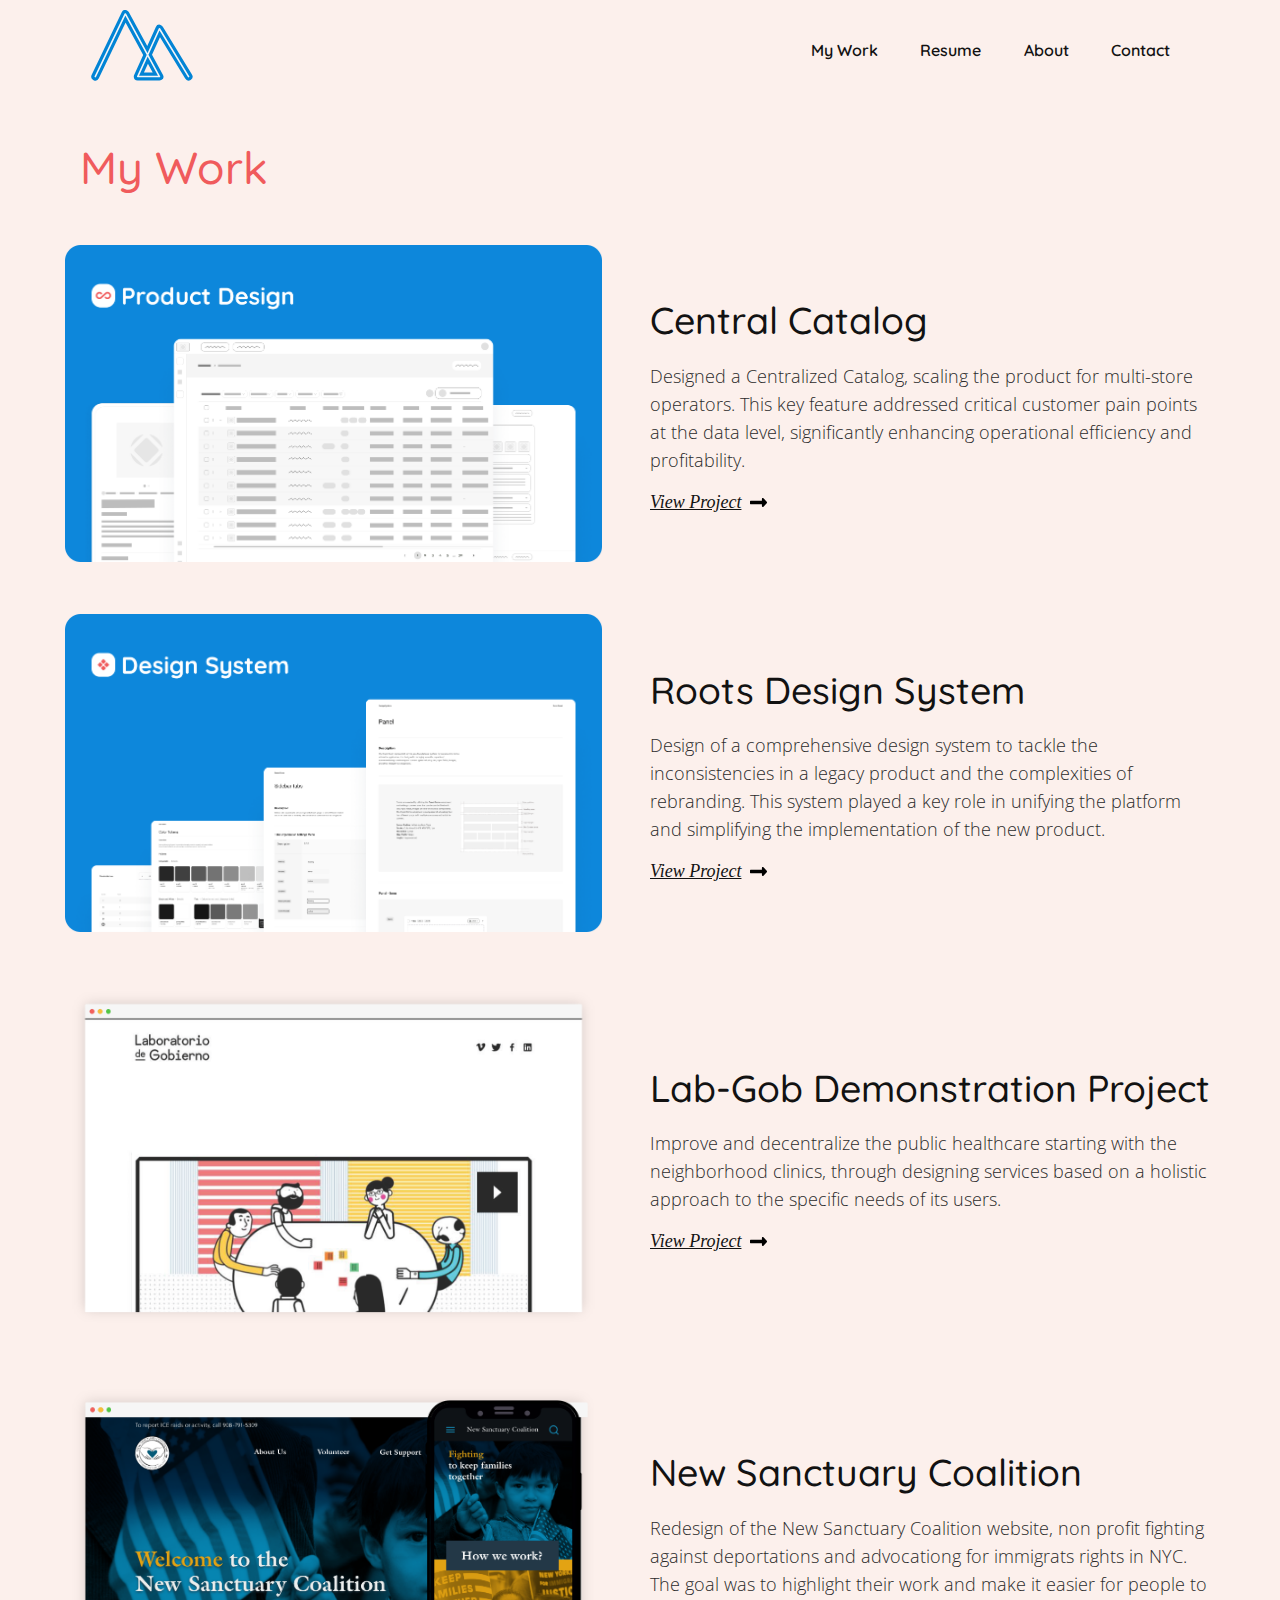
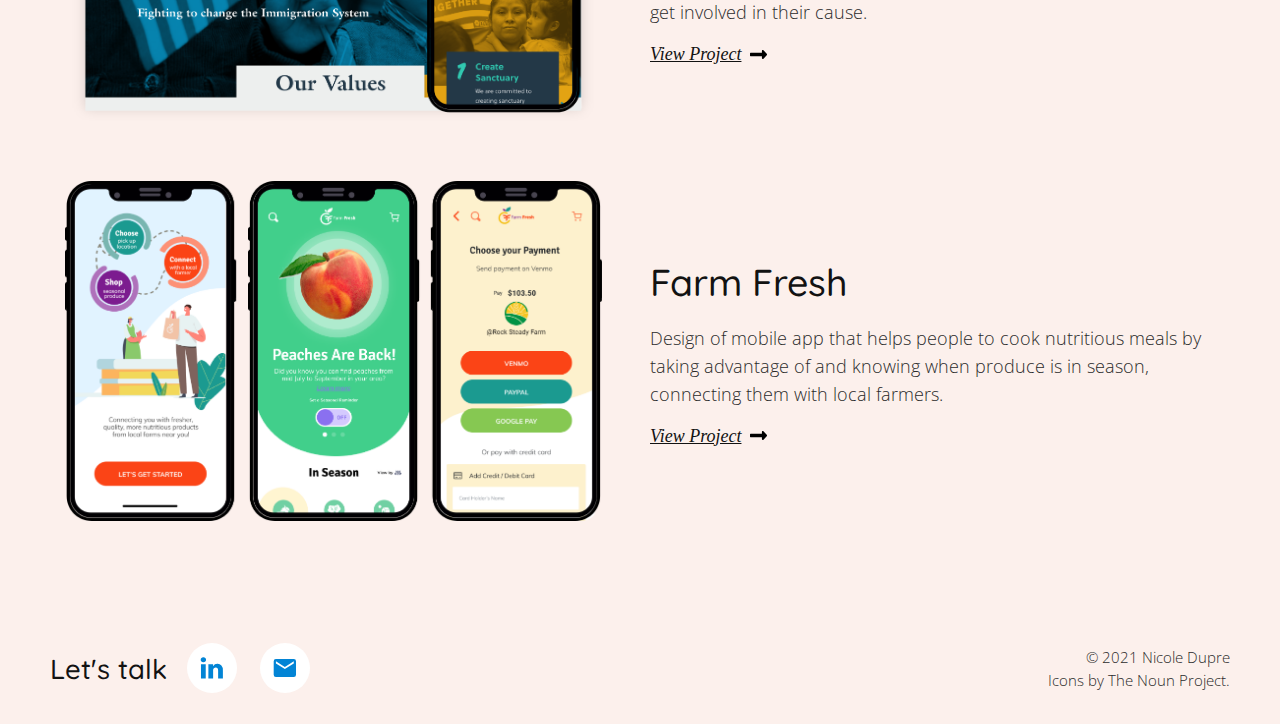
<file: mywork.html>
<!DOCTYPE html>
<html lang="en">
<head>
    <meta charset="UTF-8">
    <meta http-equiv="X-UA-Compatible" content="IE=edge">
    <meta name="viewport" content="width=device-width, initial-scale=1.0">
    <link rel="stylesheet" href="CSS/style.css">
    <link rel="preconnect" href="https://fonts.googleapis.com">
    <link rel="preconnect" href="https://fonts.gstatic.com" crossorigin>
    <link href="https://fonts.googleapis.com/css2?family=Open+Sans:ital,wght@0,300;0,400;0,600;1,300;1,400;1,600&display=swap" rel="stylesheet">
    <link rel="preconnect" href="https://fonts.googleapis.com">
    <link rel="preconnect" href="https://fonts.gstatic.com" crossorigin>
    <link href="https://fonts.googleapis.com/css2?family=Quicksand:wght@300;400;500;600;700&display=swap" rel="stylesheet">  
    <title>Nicole Dupre UX Portfolio</title>
</head>
<body>
    <header class="wrapper" id="menu">
        <div class="logo">
            <a href="./">
            <img alt="logo" src="./images/logo.svg"></a>
        </div>
        <nav class="nav"> 
            <div class="nav-icon4">
                <span></span>
                <span></span>
                <span></span>
            </div>
            <ul>
                <li><a href="./mywork.html">My Work</a></li>
                <li><a href="./resume-nicole-dupre.pdf" target="_blank">Resume</a></li>
                <li><a href="./about.html">About</a></li>
                <li><a href="mailto:nicole.dupre@gmail.com">Contact</a></li>
            </ul>
        </nav>
    </header>
    <div class="container-mobile">
        <ul>
            <li><a href="./">Home</a></li>
            <li><a href="./mywork.html">My Work</a></li>
            <li><a href="./resume-nicole-dupre.pdf" target="_blank">Resume</a></li>
            <li><a href="./about.html">About</a></li>
            <li><a href="mailto:nicole.dupre@gmail.com">Contact</a></li>
        </ul>
    </div>
    <main class="wrapper">

        <section class="projects">
            <div class="title">
                <h1 class="section-title">My Work</h1> 
            </div>
            
            <div class="project">
                <figure class="project-img">
                    <img src="./images/Thmb-Catalog.png" alt="desktop and mobile view of the homepage"/>
                </figure>
                <div  class="project-text">
                    <h2>Central Catalog</h2>
                    <p> Designed a Centralized Catalog, scaling the product for multi-store operators. This key feature addressed critical customer pain points at the data level, significantly enhancing operational efficiency and profitability.</p>
                    <a class="arrow" href="./Central Catalog Case Study.pdf">View Project<span class="arrow-right"></span></a>
                </div>
            </div>

            <div class="project">
                <figure class="project-img">
                    <img src="./images/Thmb-Roots.png" alt="thumbnail with examples of component documentation"/>
                </figure>
                <div  class="project-text">
                    <h2>Roots Design System</h2>
                    <p> Design of a comprehensive design system to tackle the inconsistencies in a legacy product and the complexities of rebranding. This system played a key role in unifying the platform and simplifying the implementation of the new product.</p>
                    <a class="arrow" href="./Roots Design System - Case study.pdf">View Project <span class="arrow-right"></span></a>
                </div>
            </div>

            <div class="project">
                <figure class="project-img">
                    <img src="./images/Lab-thumbnail.png" alt="desktop and mobile view of the homepage"/>
                </figure>
                <div  class="project-text">
                    <h2>Lab-Gob Demonstration Project</h2>
                    <p> Improve and decentralize the public healthcare starting with the neighborhood clinics, through designing services based on a holistic approach to the specific needs of its users.</p>
                    <a class="arrow" href="https://drive.google.com/file/d/0B3gbop772UVdaWxTb04xUXZESW8/view?usp=sharing&resourcekey=0-pAzQlhzQSDeXuGlJJ2jAWg">View Project <span class="arrow-right"></span></a>
                </div>
            </div>

            <div class="project">
                <figure class="project-img">
                    <img src="./images/NewSanctuary-home.png" alt="desktop and mobile view of the homepage"/>
                </figure>
                <div  class="project-text">
                    <h2>New Sanctuary Coalition</h2>
                    <p> Redesign of the  New Sanctuary Coalition website, non profit fighting against deportations and advocationg for immigrats rights in NYC. The goal was to highlight their work and make it easier for people to get involved in their cause.</p>
                    <a class="arrow" href="./mywork-project-NewSanctuaryCoalition.html">View Project <span class="arrow-right"></span></a>
                </div>
            </div>

            <div class="project">
                <figure class="project-img">
                    <img src="./images/FF-thumbnail.png" alt="desktop and mobile view of the homepage"/>
                </figure>
                <div  class="project-text">
                    <h2>Farm Fresh</h2>
                    <p> Design of mobile app that helps people to cook nutritious meals by taking advantage of and knowing when produce is in season, connecting them with local farmers.</p>
                    <a class="arrow" href="./farm-fresh.html">View Project <span class="arrow-right"></span></a>
                </div>
            </div>

        </section>
    </main>

    <!-- Start Footer -->
    <footer>
        <div class="wrapper">
            <div class="footer-connect">
                <h4>Let's talk</h4>
                <ul class="social">
                    <li>
                        <a class="footer-linkedin" href="https://www.linkedin.com/in/ndupre/"></a>
                    </li>
                    <!--<li>
                        <a class="footer-dribbble"></a>
                    </li>-->
                    <li>
                        <a class="footer-email" href="mailto:nicole.dupre@gmail.com"></a>
                    </li>
                </ul>
            </div>
            <div class="brand">
                <p>© 2021 Nicole Dupre <br>Icons by The Noun Project.</p>   
            </div>
        </div>
    </footer>
    <!-- End Footer -->

    <script src="https://code.jquery.com/jquery-3.6.0.js"
  integrity="sha256-H+K7U5CnXl1h5ywQfKtSj8PCmoN9aaq30gDh27Xc0jk="
  crossorigin="anonymous"></script>
  <script src="./index.js"></script>

</body>
</html>
</file>
<file: CSS/style.css>
/* Body */
html {
    font-size: 62.5%;
    margin: 0;
    padding: 0;
}

body{
    background-color: #FCF0EC;
    margin: 0;
    padding: 0;
}

*{
    box-sizing: border-box;
}

/* Headings and pharagraph styles */

.no-scroll {
    overflow: hidden;
}

h1{ 
    font-family: "Quicksand";
    font-size: 4.5rem;
    color: #F05B5C;  
    font-weight: 500;
    line-height: 5.5rem;
    margin: 0;
}

h1.black{ 
    color: #121212;
}

h2{
    font-family: "Quicksand";
    font-size:3.75rem; 
    font-weight: 500;
    color: #121212;
    line-height: 4.75rem;
    margin: 0;
}


h3{
    font-family: "Quicksand";
    font-size:3.25rem; 
    font-weight: 500;
    color: #121212;
}


h4{
    font-family: "Quicksand";
    font-size:2.75rem; 
    font-weight: 500;
    color: #121212;
    line-height: 3.75rem;  
}


h5{
    font-family: "Quicksand";
    font-size:2.25rem; 
    font-weight:300;
    color: #121212; 
    line-height: 3rem; 

}


p{
    font-family:"Open Sans";
    font-size: 1.8rem;
    font-weight:300;
    color: #2b2b2b; 
    line-height: 2.8rem;  
}


p.category{
    font-size: 1.5rem;
    color: #202020;
    line-height: 2.3rem;
}


/* Header */
#menu{
    display: flex;
    justify-content: space-between;
    height: 100px;
    padding-top: 10px;
    box-sizing: border-box;

}

@media screen and (max-width: 860px) {
    #menu {
        height: 60px;
    }
}

#menu .logo {
    margin-left: 50px;
    width: auto;
    height: 80%;
}

@media screen and (max-width: 860px) {
    #menu .logo{
        margin-left: 25px;
    }
}

#menu .logo img{
    width: auto;
    height: 100%;
}

#menu .nav{
    margin-right: 50px;
}

#menu .nav .nav-icon4 {
    display: none;
    width: 40px;
    height: 30px;
    position: relative;
    margin: 0px auto;
    transform: rotate(0deg);
    transition: .5s ease-in-out;
    cursor: pointer;
}

@media screen and (max-width: 860px) {
    #menu .nav{
        margin-right: 25px;
    }
   #menu .nav .nav-icon4 {
        display: block;
        position: absolute;
        z-index: 9;
        right: 25px;       
    }

    .nav .nav-icon4 span {
        display: block;
        position: absolute;
        height: 4px;
        width: 100%;
        background: #121212;
        border-radius: 5px;
        opacity: 1;
        left: 0;
        transform: rotate(0deg);
        transition: .25s ease-in-out;
      }

    .nav-icon4 span:nth-child(1) {
        top: 0px;
        transform-origin: left center;
    }

    .nav-icon4 span:nth-child(2) {
        top: 15px;
        transform-origin: left center;
    }

    .nav-icon4 span:nth-child(3) {
        top: 30px;
        transform-origin: left center;
    }

    .nav-icon4.open span{
        background: #FCF0EC;   
    }

    .nav-icon4.open span:nth-child(1) {
        transform: rotate(45deg);
        top: 2px;
        left: 0px;
    }               

    .nav-icon4.open span:nth-child(2) {
        width: 0%;
        opacity: 0;
    }

    .nav-icon4.open span:nth-child(3) {
        transform: rotate(-45deg);
        top: 30px;
        left: 0px;
    }
    
}

#menu .nav ul {
}

@media screen and (max-width: 860px) {
    #menu .nav ul {
        display:none;   
    }
}

#menu .nav ul li {
    display: inline-block;
    margin: 20px;
    
}

#menu .nav ul li a {
    font-family:"Quicksand";
    font-size: 16px;
    font-weight: 600;
    color: #121212;
    text-decoration: none;
}

#menu .nav ul li a:hover {
   color:#F05B5C;
   transition: color 0.3s ease; 
}

/* Menu mobile */
/* Menu mobile */
.container-mobile{
    display:none;
    position: absolute;
    left: 0;
    right: 0;
    bottom: 0;
    top: 0;
}

.container-mobile.open {
    display: block;
    background-color: #F05B5C;
    border-bottom-right-radius: 30px;
    align-content: center;
}

.container-mobile ul{
    padding:0px;
    margin-top: 80px;

}

.container-mobile ul li {
    list-style-type:none;
    text-align:center; 
    padding-top: 30px;
    padding-bottom: 30px;
    /* margin:30px;  */
    /* border-top:solid 1px #F05B5C ; */
}
.container-mobile a{
    font-family:"Quicksand";
    font-size: 28px;
    font-weight: 400;
    color: white;
    text-decoration: none 
}

.container-mobile a:hover{
    color: #FCF0EC;
}

/* Main */

.wrapper{
    max-width: 1200px;
    width: 100%;
    display: block;
    margin: auto;
}

/* Hero Section */
.hero{
    display: flex;
    justify-content: space-between;
    flex-direction: row;
    padding: 100px 40px;
}

.hero .hero-image{
    flex-basis: 30%;
    align-self: center;
}

.hero-image img{
    width: 100%;
    height: auto;
}

.hero .hero-text{
    flex-basis: 60%;
    align-self: center;
}

@media screen and (max-width: 860px) {
    .hero {
        padding-top: 40px;
        flex-direction: column-reverse;
    }

    .hero-abouty {
        flex-direction: row;
    }

    .hero .hero-text{
        flex-basis: 100%;
    }
}


.side-list{
    flex-basis: 35%;
    background-color:#fcf6f4;
    border-radius: 1.5rem;
    padding: 2.5rem;
    box-sizing: border-box;
}

@media screen and (max-width: 860px) {
    .side-list {
        flex-basis: 100%;
    }
}

.side-list p.strong{
    font-weight: 600 !important;
    font-family:"Quicksand";
    font-size: 1.5rem;
    font-weight: 600;
    color: #121212;
    line-height: 2rem;
    margin: 1rem 0 0 0;
}

.side-list p{
    font-family:"Quicksand";
    font-size: 1.5rem;
    color: #121212;
    line-height: 2.2rem;
    margin-top: 0;
}

.side-list a{
    font-family:"Quicksand";
    font-size: 1.5rem;
    color: #121212;
    line-height: 2.2rem;
    color:#0D87DB;
    background-repeat: no-repeat;
    background-position: left center;
    transition: all 0.3s ease;  
    text-decoration: none;
    margin-top: 0;
}

.side-list .image {
    margin: 0; /* Remove default margins */
    padding-bottom:1rem;
}

.side-list .image img {
    width: 100%;
    height: auto;
    border-radius: 1.5rem;
    display: block;
    object-fit: cover; /* Adjust as needed */
}

.hero-text p.category{ 
    color:#121212!important;
}

.hero-text p.category span{
    display:inline;
    font-weight: 500;
}

.hero-text p.category a.arrow{
    font-size: 1.8rem;
    font-style: italic;
    font-weight: 500;
    color: #121212;
    background-image: url(../images/arrow-right.svg);
    background-repeat: no-repeat;
    background-position: right center;
    padding-right: 26px;
    transition: color 0.3s ease; 
}

.hero-text p.category a.arrow:hover{
    color:#F05B5C;
    transition: color 0.3s ease;
    background-image: url(../images/arrow-right-red.svg);
}

.hero-text p.category a.social-linkedin{
    background-image:url(../images/icon-linkedin.svg);
} 

.hero-text p.category a.social-dribbble{
    background-image:url(../images/icon-dribbble.svg);
}

.hero-text p.category a.social-mail{
    background-image:url(../images/icon-mail.svg);
}

.hero-text h4.intro {
    font-weight: 400;
    margin-top: 18px;
    margin-bottom: 24px;
    color:#2b2b2b;
}

.hero-text .title{
    display: flex; 
}

/* Hero about  */
.hero .row a{
    color:#0D87DB;
    background-repeat: no-repeat;
    background-position: left center;
    padding-left: 24px;
    margin-left: 10px;
    margin-right: 10px;
    background-size: 50px;
    transition: all 0.3s ease;  
    text-decoration: none;
    display:inline-block;
    width: 50px;
    height: 50px;
    text-indent: -999999px;
    line-height: 50px;
}

.hero .row a.social-linkedin{
    background-image:url(../images/icon-linkedin.svg);
} 

.hero .row a.social-mail{
    background-image:url(../images/icon-mail.svg);
    margin-left: 30px;
}


@media screen and (max-width: 720px) {
    .hero.about .row p span {
        display:block;
    }
}


@media screen and (max-width: 860px) {
    /*.hero{*/
    /*    flex-wrap: wrap;*/
    /*    justify-content: center;*/
    /*    padding: 60px 0;*/
    /*}*/

    .hero .hero-text h1{
        text-align: center;
    }

    .hero .hero-text h4 {
        font-size: 2.4rem;
        line-height: 3.54rem;
    }
    
    .hero .hero-image{
        order: 1;
        flex-basis: 60%;
        max-width: 80%;
        margin-bottom: 60px;
    }

    .hero-text p.category a{
        flex-wrap: wrap;
        align-items: center;
    }

    .hero-text p.category span{
        display: block;
        align-items: center;
    }
    
    .hero.about .row p span {
        display:block;
    }


}

/* Skills Section */


.my-skills{
    display: block;
    flex-wrap: wrap;
    padding: 40px 40px 20px 40px;
    background-color: white;
    border-radius:24px ;
    border:solid rgba(240,91,92, 0.15)
}

.my-skills  .title{
    display:block;
    margin-bottom: 3rem;
}

.my-skills .division{
    align-self: center;
    display: flex;
    margin: 0px 6px 8px 0px;
}

.my-skills h3{
    text-align: left;
    flex-basis: auto;
    line-height: 0;
}

.skill-flexy {
    display: flex;
    flex-wrap: wrap;
    justify-content: flex-start;
    flex-direction: inherit;
    align-content: flex-start;
    align-items: flex-start;
}

.skill-flexy .skill{
    flex-basis: calc( (94%/4)); 
    margin: 0 0 30px 16px;
}

.skill-flexy .skill .title-skill {
    display:flex;
    width: 100%;
    align-items: center;
    margin-bottom: 1rem;
}

@media screen and (max-width: 1180px) {
    .skill-flexy .skill {
        flex-basis: calc( (94%/3));
    }
}

@media screen and (max-width:910px) {
    .skill-flexy .skill {
        flex-basis: calc( (94%/2));
    }
}

@media screen and (max-width:647px) {
    .skill-flexy .skill {
        flex-basis: 100%;
    }
}

.skill-flexy .skill .title-skill {
    display: flex;
    align-items: center; /* Aligns children vertically in the center */
}

.skill-flexy .skill .title-skill .material-icons {
    /* Optional: Add some right margin to the icon */
    margin-right: 10px;
}

.skill-flexy .skill h5{ 
    font-weight: 600 !important;
    margin: 0;
}

.skill-img{
    margin: 0px;
    width: 100%;
    text-align: left;
}

.skill-img img{
    width: 25%;
    height: auto;
    /* margin: auto; */
}


.skill ul {
    list-style: disc;/* Removes default bullet points */
    padding-left: 6px; /* Removes default padding */
    margin: 0px 12px; /* Adjusts margin to align with your design */
    font-size: 1.5rem; /* Matches paragraph font size */
    color: #202020; /* Matches paragraph color */
    line-height: 2.3rem; /* Matches paragraph line height */
}

.skill ul li {
    font-weight: 300; /* Matches paragraph font weight */
    font-family: 'Open Sans';
    margin-bottom: 1rem; /* Adds space between list items, adjust as needed */
}


/* Project Section */

.projects{
    padding: 40px 0px;
}

/*@media screen and (max-width: 860px) {*/
/*    .projects{*/
/*        padding:1rem;*/
/*    }*/
/*}*/

.projects .section-title{
    text-align:left;
    
}
.projects .title{
display: flex;
width: 90%;
align-items: center;
margin-bottom: 2rem;
Margin-left:40px;
}

.projects .title .division{
    align-self: center;
    display: flex;
    margin: 0px 6px 8px 0px;
}

.project{
    display: flex;
    align-items: center;
    justify-content: space-between;
    gap:2rem;
    margin: 5rem 2.5rem;
}

.project-img{
    flex-basis: 50%;
    height: auto;
    margin:0;
}


.project-img img {
    width: 95%;
    height: auto;
}

@media screen and (max-width: 860px) {
    .project-img img {
        width: 100%;
    }
}

.project-text{
    display: flex;
    flex-direction: column;
    justify-content: left;
    width: 50%;
}


.project-text a.arrow {
    font-size: 1.8rem;
    font-style: italic;
    font-weight: 500;
    color: #121212;

    transition: color 0.3s ease; 
}

.project-text a.arrow .arrow-right {
    background-image: url(../images/arrow-right.svg);
    background-repeat: no-repeat;
    background-position: right center;
    padding-right: 26px;
    transition: all 0.3s ease;

}

.project-text  a.arrow:hover {
    color:#F05B5C;
    transition: color 0.3s ease;
}

.project-text a.arrow:hover .arrow-right {
    background-image: url(../images/arrow-right-red.svg);
    
}
 
/*.project:nth-of-type(odd){
}

.project:nth-of-type(even){
    flex-direction: row-reverse;
}

.project:nth-of-type(even) .project-img{
    flex-basis: 45%;
}

.project:nth-of-type(even) .project-text{
    text-align: right;
    flex-basis: 50%;
}
*/

@media screen and (max-width: 860px) {
    .project{
        flex-wrap: wrap;
        justify-content: center;
        /*padding:1rem;*/
        display: flex;
    }

    .project p.category{
        display:none;
    }

    .project-img{
        flex-basis: 100%;
        align-self: center;
    }

    .project-text{
        flex-basis: 100%;
        text-align: left;
        margin: 1rem;
    }

    /*

    .project:nth-of-type(even) .project-img{
        flex-basis: 100%;
    }

    .project:nth-of-type(even) .project-text{
        flex-basis: 100%;
        text-align: center;
    }*/
}

/* Footer*/
footer {
    width: 100%;
    padding: 0 50px;
    box-sizing: border-box;
}

footer .wrapper {
    display: flex;
    flex-direction: row;
    justify-content: space-between;
    align-items: center;
    max-width: 1200px;
}

footer .wrapper .footer-connect {
    display: inline-flex;
    flex-direction: row; 
    align-items: center;
}

footer .wrapper .brand {
   align-items: center;
   display: inline-flex;
   flex-basis: auto;
}

.brand img{
    height: 30px;
    width: auto;
    margin-right: 15px;
}

footer .brand p{
    font-size: 1.5rem;
    line-height: 2.3rem;
    text-align: right;
}

footer ul.social{
    padding:0;
}

footer ul.social li{
    display: inline-block;  
}

footer a.footer-linkedin{
    display: block;
    width: 50px;
    height: 50px;
    background-size: 50px;
    background-repeat: no-repeat;
    background-image: url(../images/icon-linkedin.svg);
    margin-left: 20px;
}

footer a.footer-email{
    display: block;
    width: 50px;
    height: 50px;
    background-size: 50px;
    background-repeat: no-repeat;
    background-image: url(../images/icon-mail.svg);
    margin-left: 20px;
}

a.contact{ 
    font-family:"Vollkorn";
    font-size: 20px;
    font-weight: regular;
    color:#121212;
    text-decoration: none;  
}

a:hover {
    opacity: .8;
    transition: color 0.3s ease;  
}

@media screen and (max-width: 860px) {
    footer{
        margin-bottom: 40px;
    }
    footer .wrapper{
        flex-direction: column;
    }
    footer .wrapper .footer-connect{
        flex-direction: column; 
    }
    footer .wrapper .footer-connect h4{
        text-align: center;
        line-height: 0;
    }
    footer a.footer-linkedin{
        margin-left: 0px;  
    }
    footer .wrapper .footer-connect{
        flex-wrap: wrap;
        justify-content: center;
    }  
    footer a.footer-email{
        margin-right: 0px;  
    }
    footer p{
        text-align: center;
    }
}

/* ------------------------------------------
------------PROJECT PAGE STYLES -------------
-------------------------------------------*/

/* start hero */

.breadcrumbs{
    padding-top: 20px;
    padding-left: 50px;
    /* margin-left:24px; */
}
ul.pagination{
    padding: 5px 15px;
    background-color:#fcf6f4;
    border-radius: 30px;
    width: fit-content;
}

ul.pagination li{
    /* margin:10px; */
    display: inline;
    align-self: left;
    font-family: "Open Sans";
    font-size: 12px;
    color:#121212;
}

ul.pagination li+li:before {
    padding: 8px;
    color: #121212;
    content: "/\00a0";
}

ul.pagination li a{
    color: #0D87DB;
    text-decoration: none;
}

ul.pagination li a:hover{
    color:#0865A5;
    transition: color 0.3s ease;
}

.project-hero{
    display: block;
    padding: 10px 70px 30px 70px;
}

.project-hero .cover{
    display:flex;
    align-content:center; 
    padding: 30px 0px 0px 0px;

}
.hero .project-img{
    flex-basis: 60%;
    flex-direction:row ;
    align-self: right;
}

.hero .project-img img{
    width: 100%;
    height: auto;
    margin-left: 25px;

}

.hero .project-title{
    flex-basis: 40%;
    /* align-self: center; */
    text-align:left;
    padding-right: 30px;
    align-self: flex-start;
}

.project-title p{
    /* padding-top: 30px; */
    flex-basis: 40%;
    align-self: center;
}


.cover .roleTools{
    padding-left:10px;
    text-align: left;
    align-self: center;
    margin-right:180px;   
}

.roleTools p.category{
    margin:0px 0px 0px 0px;  
}


.cover .spec{
    flex-basis: 60%;
    display: flex;
    /* align-self: right;
    padding: 25px; */
    justify-content:space-around;
    margin-top: 10px;
    margin-left: 55px;
}

.spec .role{
    flex-basis: 26%;
    border-top: #F05B5C solid 2px; 
    padding-top:8px;
    border-width: fit-content;

}

.spec .role p.category{
    margin:0px;
    font-size: 1.1rem;
}

.cover .empty{
    flex-basis: 40%; 
}

@media screen and (max-width: 860px) {
    .hero{
        flex-wrap: wrap;
        justify-content: center;
    }
    .project-hero .cover{
        display: block;
    }
    .project-hero .cover .project-title{
        display: block;
        text-align: center;
        padding-right: 0%;
    }
    .project-hero .cover .project-img{
        display: block;
        text-align: center;
        padding-left: 0%;
        width: 80%;
        height: auto;
    }
    .spec{
        flex-wrap: wrap;
        justify-content: center;

    }

}

/* end hero */

/* start nav in-page */
.in-page {
    position: fixed;
    top: calc(50vh - 75px);
    left:-25px;
    
}

.in-page ul {
    position:absolute;
    list-style: none;
}

.in-page ul li {
    margin-bottom: 15px;
    border: 3px solid #F05B5C;
    /* background-color:#0D87DB; */
    width: 20px;
    height: 20px;
    text-indent: -9999px;
    border-radius: 20px;
}

.in-page ul li a {
    width: 20px;
    height: 20px;
    display: block;
    border-radius: 20px;
    font-family: "Quicksand";
    font-weight: 600;
    color:#121212;
    text-decoration: none;
    line-height: 0.938rem;
}

.in-page ul li:hover,
.in-page ul li.active {
    background-color: #F05B5C;
    text-indent: 25px;
}

.in-page ul li a.project-empathise{
    background-image:url(../images/Research.svg);
    opacity: 100%;
}

.in-page ul li a.project-empathise:hover{
    background-image:url(../images/Research.svg);
    opacity: 50%;
}

.in-page ul li a.project-empathise:active{
    background-image:url(../images/Research.svg);
    opacity: 0%;
}

/* 
@media (min-height: 300px) {
    nav.in-page ul {
        
      position: sticky;
      top: 0;

    }
  } */
/* end nav in-page */

/* start research section */

.project-empathise{
    display: block;
    background-color: #fcf6f4;
    background-blend-mode: overlay;
    padding: 30px 50px 0px 50px;
    border-radius: 30px;
    margin-bottom: 25px; 
}

/* intro section */
.section-intro{
    margin-bottom: 50px;
    display: flex;
    flex-direction: column;
}

.section-intro figure.index-method{
    align-self: center;
}
.section-intro h3{
    align-self: center;
    margin:0px;
}

.intro-txt{
    align-items: center;
    margin: 0px 70px 0px 70px;
}
.intro-txt p{
    text-align: center;
}

.division{
    align-self: center;
    display: inline-flex;
    margin: 0px 70px 30px 70px;
    align-items: center ;
}

.division .dot{
    background-color: #F05B5C;
    border-radius: 1em;
    height: 1em;
    width: 1em;
    margin-top: 10px;
    margin-right: 10px;
}

.division .line{
    background-color: #F05B5C;
    border-radius: 1em;
    height: 1em;
    width: 4em;
    margin: 10px 10px 0px 0px;
}

@media screen and (max-width: 860px) {
    .intro-txt{
        margin: 0px;
    }

    .division{
        align-self: center;
        display: inline-flex;
        margin: 0px 70px 0px 70px;
        align-items: center ;
    }
}

/* end intro section */

/* quote stile*/


.project-empathise .thwothird{
    margin: 25px 0px;
}

.row{
    display: flex;
    align-content: center;
    margin:50px;
    padding: 25px; 
}


.quote{
    margin-right: 50px;
    width: 60%;
    flex-direction: row;
}


.quote img{
    width: 80px;
}

h2.quote-txt{
    font-family: "Open Sans";
    font-size: 3.5rem;
    font-weight: 200;
    font-style: italic;
    line-height: 4.5rem;
    color: #383838;
    margin-left: 35px;  
}



.twothird-txt{
margin-left: 40px;
width: 40%;
}

.twothird-txt h4{
    margin-top:30px;
    margin-bottom: 0px;
}

.twothird-txt ul{
    font-size: 14px;
    font-family: "Open Sans";
    font-weight: 200;
    line-height: 1.8em;
}
@media screen and (max-width: 860px) {
    .project-empathise .thwothird{
        display:flex;
        flex-wrap: wrap;
    }

    .quote{
        margin-right: 0px;
        width: 100%;
        margin-bottom: 10px;
    }

    .twothird-txt{
        margin-left: 0px;
        width: 100%;
       
    }

    .row{
        display: flex;
        align-content: center;
        margin:0px;
        padding: 25px; 
    }
    

}

/* end quote style*/



.project-define{
    display: block;
    background-color: #fcf6f4;
    background-blend-mode: overlay;
    padding: 30px 50px 0px 50px;
    border-radius: 30px;
    margin-bottom: 25px;    
}

/* img fullwidth style*/

.fullwidth-img{
    flex-direction: column;
}

.txt-line{
    display: flex; 
    justify-content: center;
    width: 100%;
     
}

.txt-line .left{
    flex-basis: 90%;
    margin: 10px 20px 30px 0px;
    /* border-left: 2px solid #ffffff; */

}

@media screen and (max-width: 860px) {
    .txt-line .left{
        flex-basis: 100%;
        align-self: center; 
        margin: 0px;
        /* border-left: 2px solid #ffffff; */
    
    }
}


.fullwidth-img h4{
    margin: 0px 0px 20px 20px;
}

.txt-line p{
    margin-top: 1.2em;
}

.fullwidth-img img{
    margin-top: 0px;   
}

/* txt fullwidth style*/
/* .row .left-line{
    width:1px;
    height: auto;
    background-color: #F05B5C;
    border-radius: 10px;
} */

.full-width{
    margin-top: 0px;
    margin-bottom: 0px;
    
}

.full-width-txt{
    margin: 0px;
}

.full-width-txt h4{
    text-align:center;
    color: #383838;
}

.full-width-txt p{
    font-size: 2rem;
    line-height: 3rem;
    font-weight: 100;
    font-style: italic;
    text-align:center;
    color: #383838;

}
.division-line-dot{
    align-self: center;
    display: inline-flex;
    margin: 0px 0px 30px 0px;
    align-items: center ;

}

.line{
    height: 0.4em;
    width: 450px;
    background-color: #FCF0EC;
    border-radius: 0.4em;
    margin: 0px 10px;
}

.division-line-dot .dot{
    margin: 0px 10px;
    height: 0.7em;
    width: 0.7em;
    background-color: #FCF0EC;
    border-radius: 0.7em;
}

/* End txt fullwidth style*/

.project-ideate{
    display: block;
    background-color: #fcf6f4;
    background-blend-mode: overlay;
    padding: 35px 50px 0px 50px;
    border-radius: 30px;
    margin-bottom: 25px;
}

.project-prototyping{
    display: block;
    background-color: #fcf6f4;
    background-blend-mode: overlay;
    padding: 35px 50px 25px 50px;
    border-radius: 30px;
    margin-bottom: 25px;
}
   
.project-testing{
    display: block;
    background-color: #fcf6f4;
    background-blend-mode: overlay;
    padding: 35px 50px 0px 50px;
    border-radius: 30px;
    margin-bottom: 25px;
}

/* Prototyping  */

.project-prototyping .prototyping{
    Display:flex;
    flex-direction: row;
    flex-wrap: wrap;
    justify-content:space-between;
    align-content: flex-start;

}
.threecolumn-img{
    align-self: flex-start;
    flex-wrap: wrap;
    width:30%;
    margin-bottom: 15px;
}

.threecolumn-img img{
    width: 100%;
}

.onefour-txt{
    width: 60%; 
    margin-left: 5%;
    margin-top: 0px; 
}
.onefour-txt h4{
margin-bottom: 0px;
}


/* Test Section 3 collumn text */
.test{
    display: flex;
    flex-direction: row;
    justify-content: space-between;
    
}
@media screen and (max-width: 860px) {
    .test{
    display: flex;
    flex-wrap: wrap;
    justify-content: space-between;
    }

}

.onethird-txt {
    flex-basis: 28%;
    margin-bottom: 30px;   
}

.onethird-txt ul{
    font-family: "Open Sans";
    font-size:0.9rem;
    color: #202020;
    margin:10px;
    list-style-type: none;
    padding:0px;    
    margin: 0px;    
}

.onethird-txt ul li{
   margin-bottom: 15px;
   list-style-type: circle;  
   font-size: 1.3rem;
}

.contact{
    display: block;
    background-color: #fcf6f4;
    background-blend-mode: overlay;
    padding: 30px 50px 30px 50px;
    border-radius: 30px;
    margin-bottom: 25px; 
}

.contact-me{
    margin-bottom: 50px;
    margin-top: 50px;
    width: 100%;
    text-align: center;
}

.contact-me h4{
    display: inline;
}

.contact-me a{
    font-family: "Quicksand";
    font-size: 24px; 
    font-weight: 500;
    color:#0D87DB;
    text-decoration: none;
    text-align: center;
    display: inline-block;

}

.contact-me a:hover{
    color:#F05B5C;
}

/* Test Section 3 collumn text */
/* hero about page */

.about .full-width{
    display: block;
    text-align: center;
}

.about img{
    border: solid 20px #fff;
    
}

.about-txt{
    display: 100%;
}
</file>
